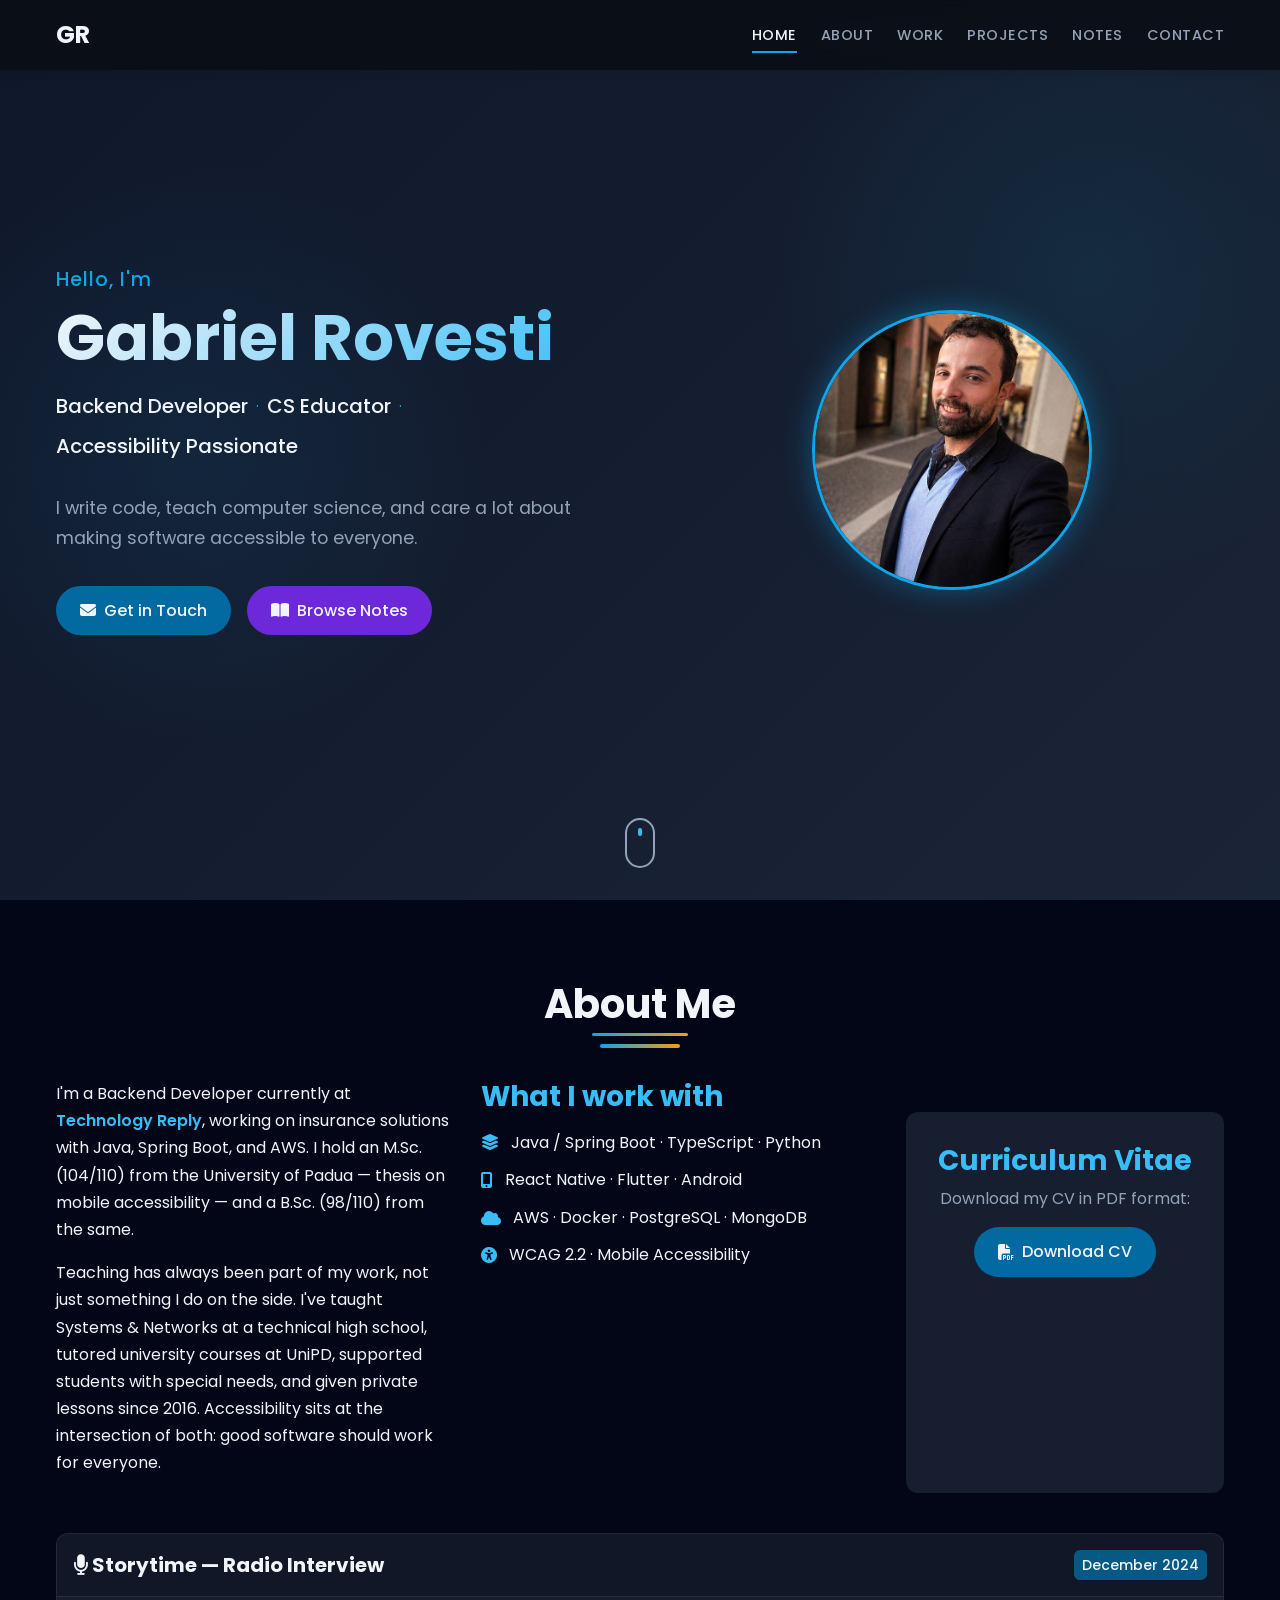
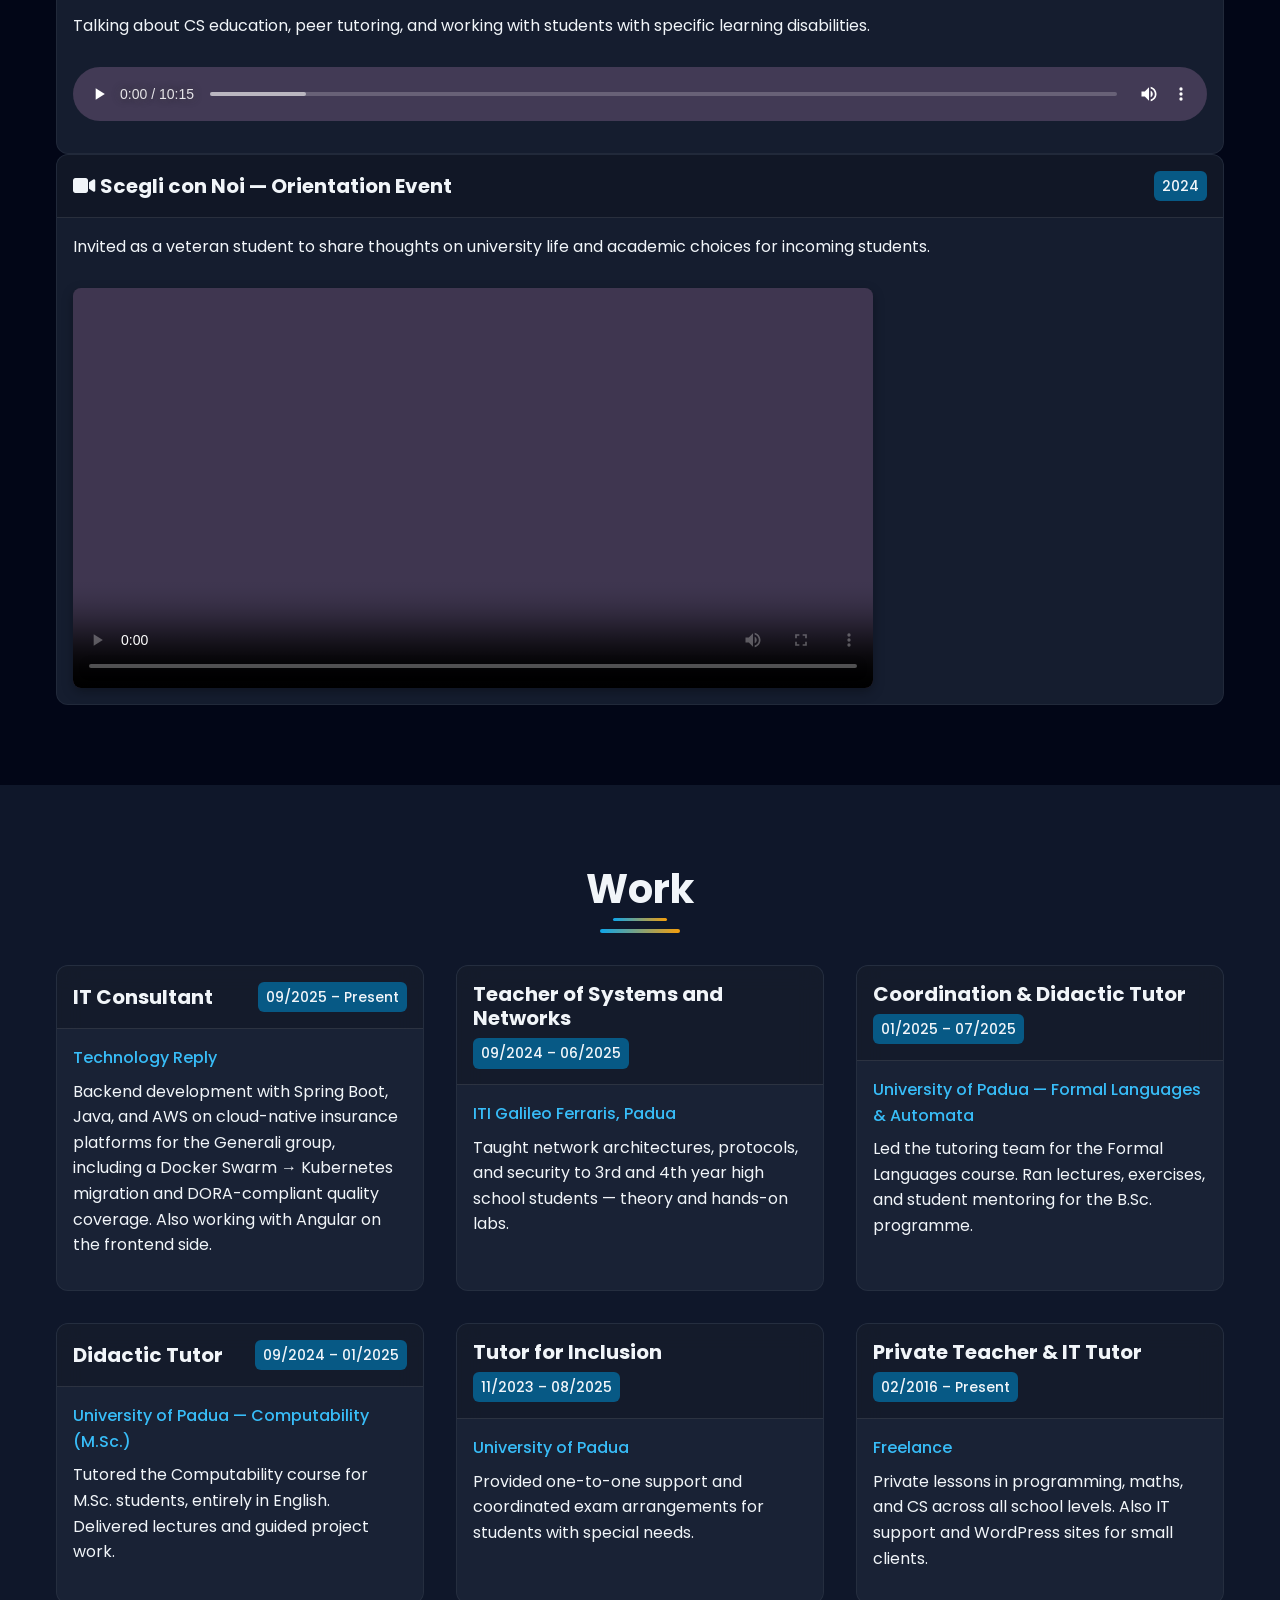
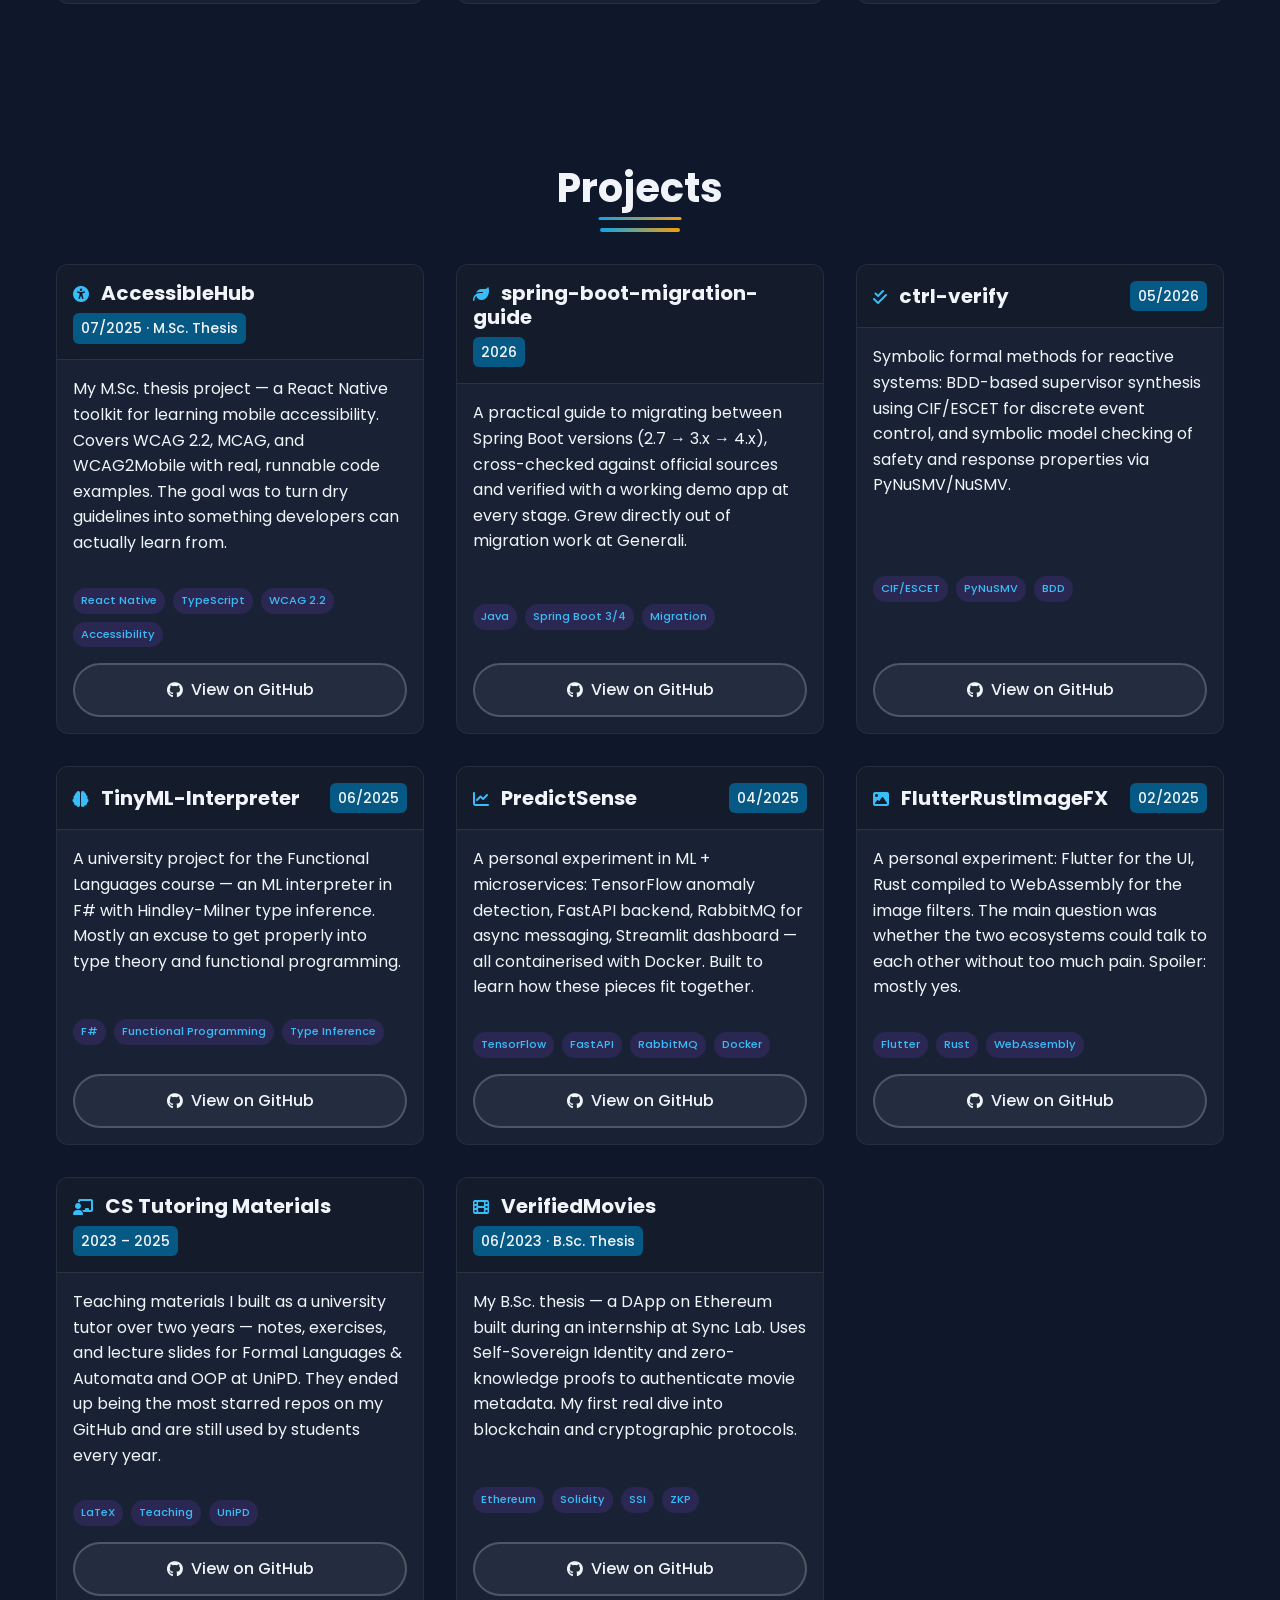
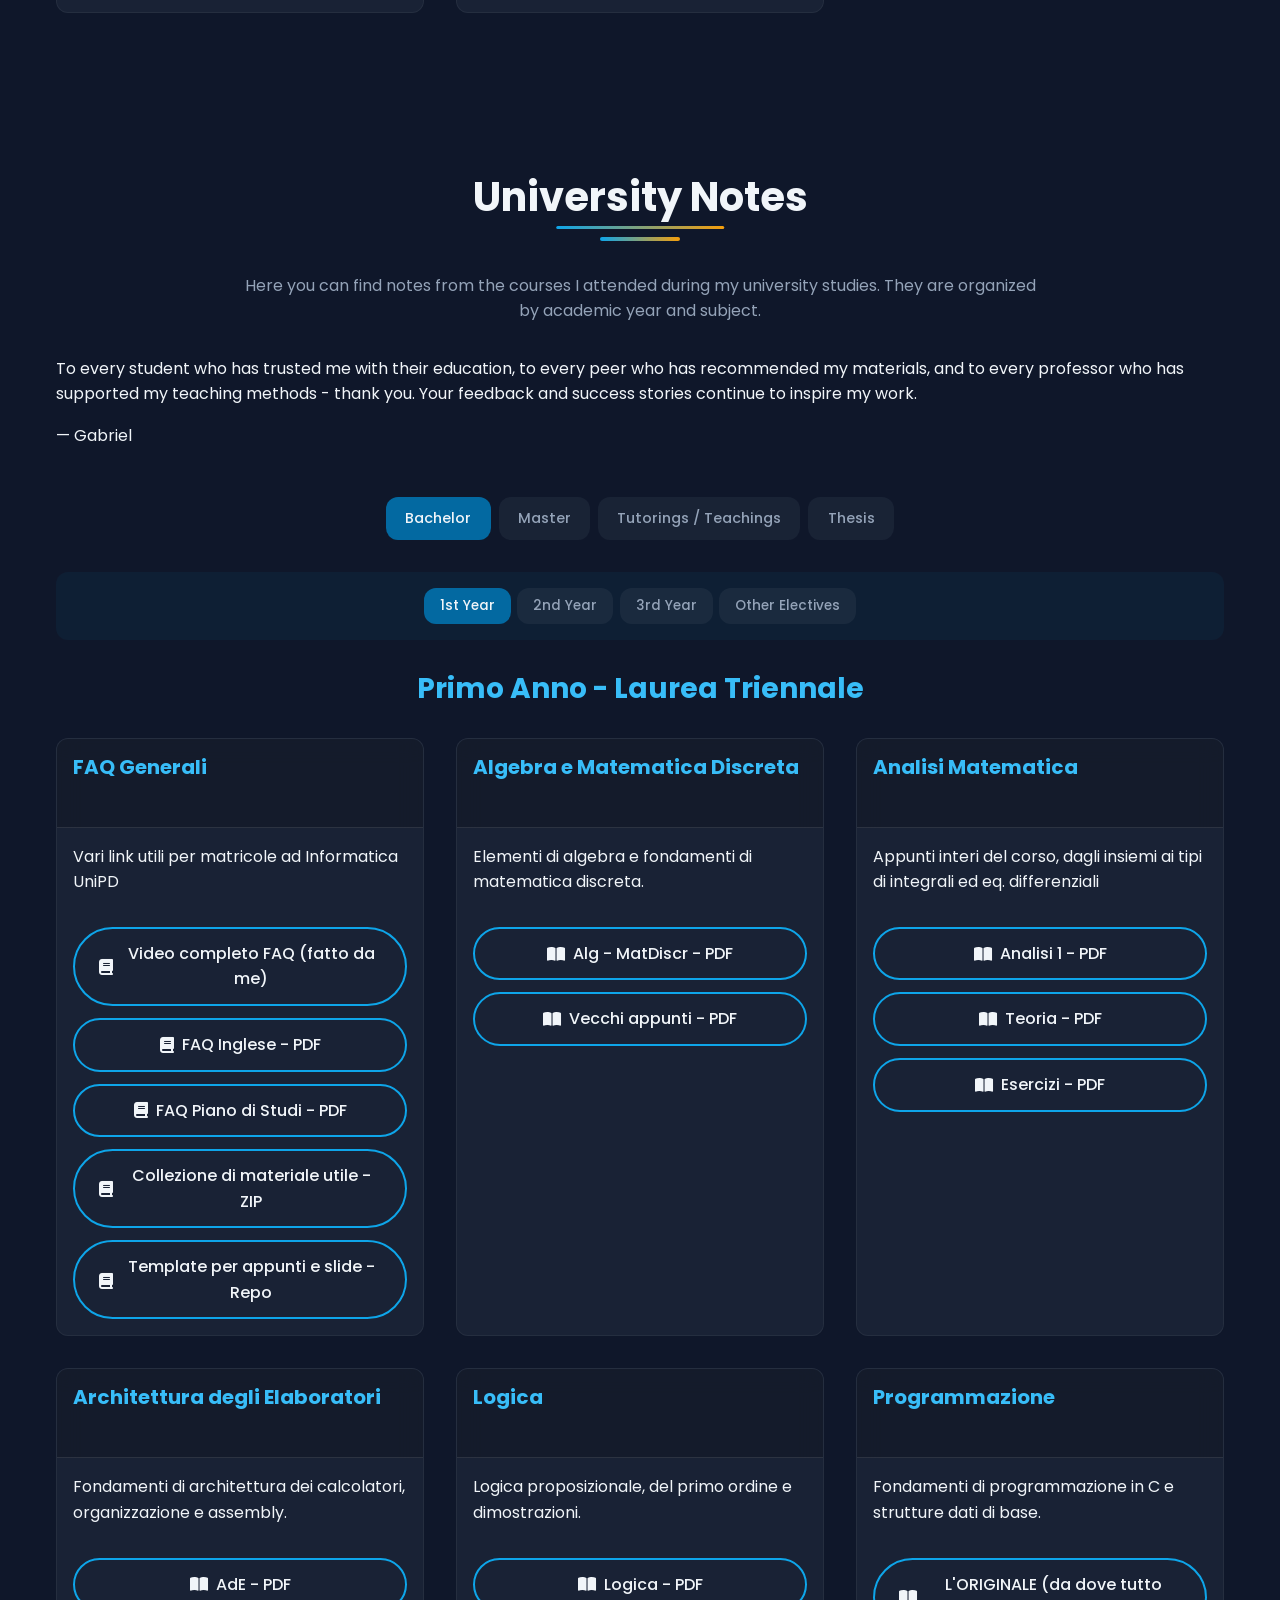
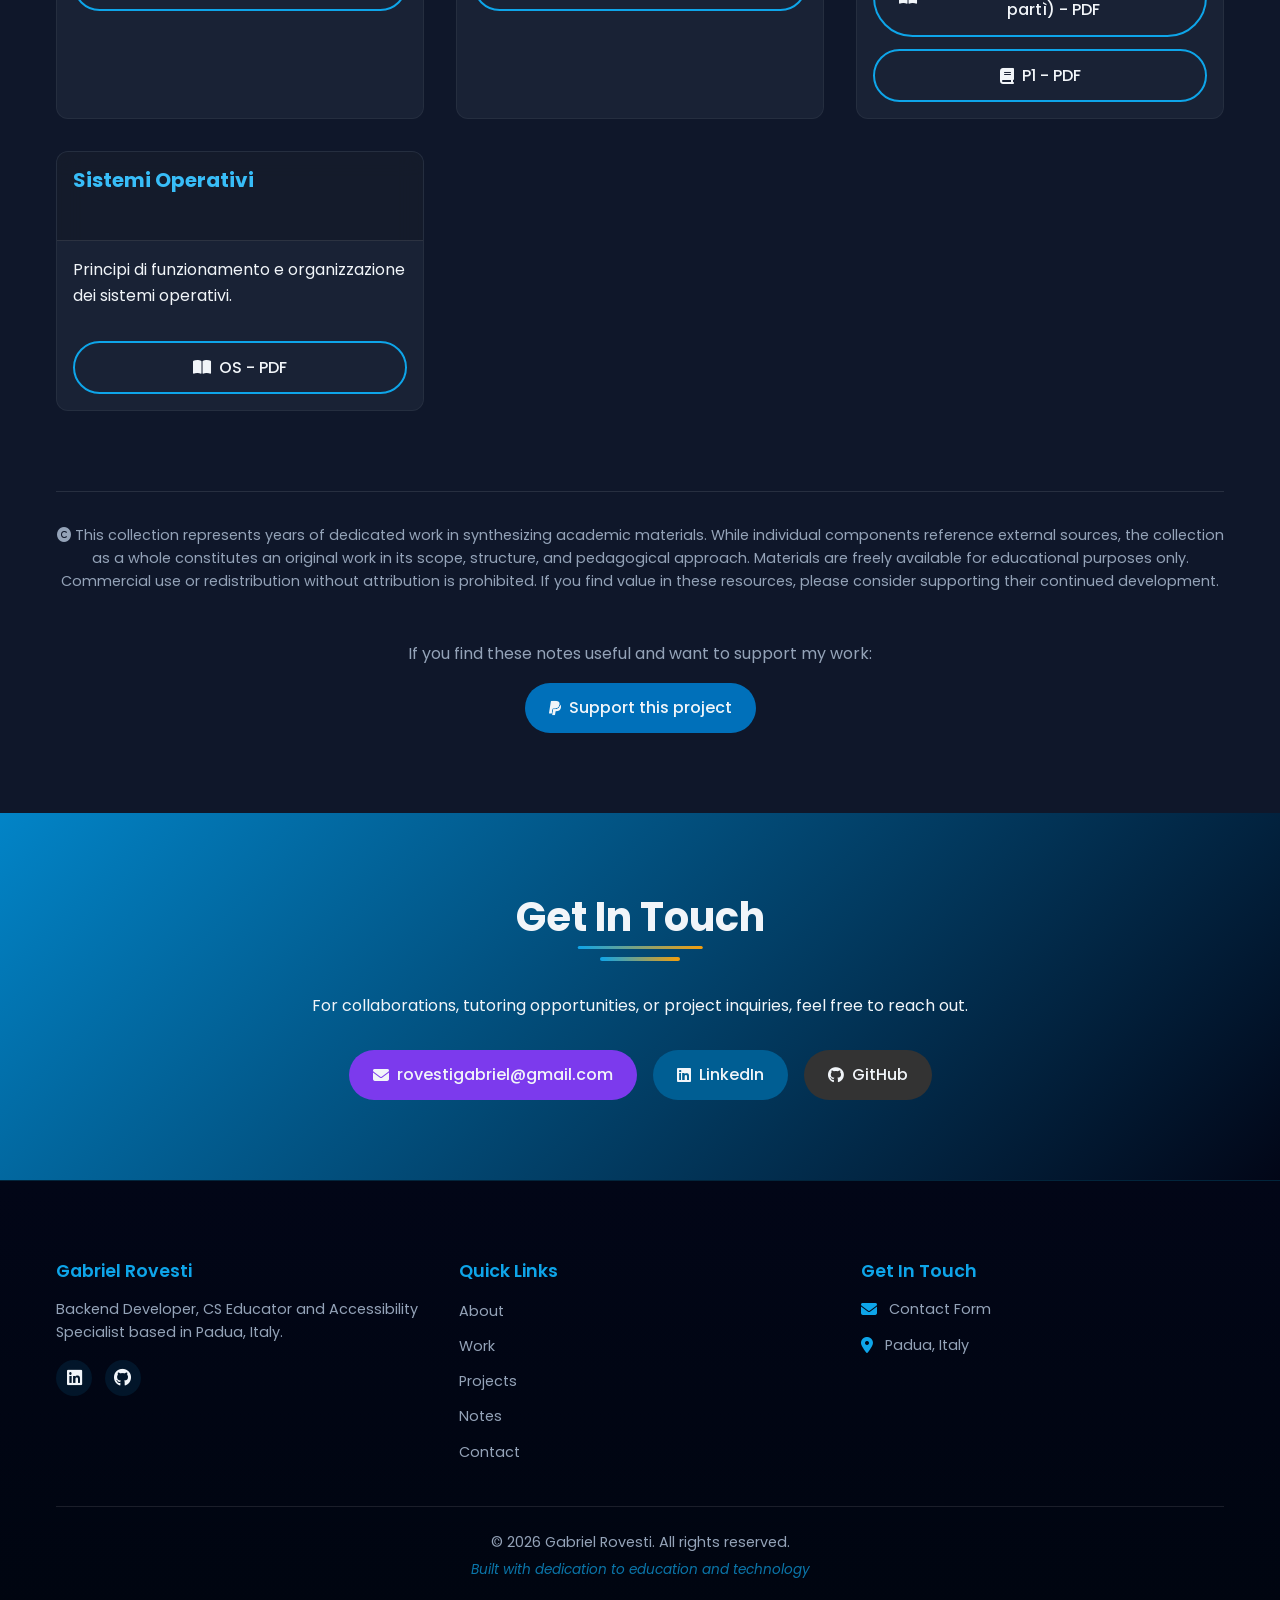
<file: index.html>
<!DOCTYPE html>
<html lang="en">
<head>
    <meta charset="UTF-8">
    <meta name="viewport" content="width=device-width, initial-scale=1.0">
    <title>Gabriel Rovesti - Portfolio</title>
    <meta name="description" content="Backend Developer, CS Educator and Accessibility Specialist based in Padua, Italy.">
    <meta name="color-scheme" content="dark">
    <meta name="darkreader-lock">

    <meta property="og:type" content="website">
    <meta property="og:url" content="https://gabrielrovesti.github.io/">
    <meta property="og:title" content="Gabriel Rovesti - Portfolio">
    <meta property="og:description" content="Backend Developer, CS Educator and Accessibility Specialist based in Padua, Italy.">
    <meta property="og:image" content="https://gabrielrovesti.github.io/img/gabriel.jpg">

    <meta property="twitter:card" content="summary_large_image">
    <meta property="twitter:url" content="https://gabrielrovesti.github.io/">
    <meta property="twitter:title" content="Gabriel Rovesti - Portfolio">
    <meta property="twitter:description" content="Backend Developer, CS Educator and Accessibility Specialist based in Padua, Italy.">
    <meta property="twitter:image" content="https://gabrielrovesti.github.io/img/gabriel.jpg">

    <link rel="stylesheet" href="./css/styles.css">
    <link rel="stylesheet" href="https://cdnjs.cloudflare.com/ajax/libs/font-awesome/6.5.1/css/all.min.css">
    <link rel="preconnect" href="https://fonts.googleapis.com">
    <link rel="preconnect" href="https://fonts.gstatic.com" crossorigin>
    <link href="https://fonts.googleapis.com/css2?family=Poppins:wght@300;400;500;600;700&display=swap" rel="stylesheet">
    <link rel="icon" type="image/png" href="./img/favicon.ico">
</head>
<body>

    <!-- Header/Navigation -->
    <header id="header">
        <div class="container">
            <a href="#" class="logo">GR</a>
            <nav>
                <ul class="nav-links">
                    <li><a href="#home" class="nav-link active">Home</a></li>
                    <li><a href="#about" class="nav-link">About</a></li>
                    <li><a href="#experience" class="nav-link">Work</a></li>
                    <li><a href="#projects" class="nav-link">Projects</a></li>
                    <li><a href="#notes" class="nav-link">Notes</a></li>
                    <li><a href="#contact" class="nav-link">Contact</a></li>
                </ul>
                <div class="hamburger">
                    <span class="bar"></span>
                    <span class="bar"></span>
                    <span class="bar"></span>
                </div>
            </nav>
        </div>
    </header>

    <!-- Hero Section -->
    <section id="home" class="hero">
        <div class="container">
            <div class="hero-content">
                <div class="hero-text">
                    <div class="hero-greeting">Hello, I'm</div>
                    <h1 class="hero-title">Gabriel Rovesti</h1>
                    <p class="hero-roles">
                        <span class="role-item">Backend Developer</span>
                        <span class="role-separator">·</span>
                        <span class="role-item">CS Educator</span>
                        <span class="role-separator">·</span>
                        <span class="role-item">Accessibility Passionate</span>
                    </p>
                    <p class="hero-description">
                        I write code, teach computer science, and care a lot about making software accessible to everyone.
                    </p>
                    <div class="hero-cta-group">
                        <a href="#contact" class="btn btn-primary">
                            <i class="fas fa-envelope"></i> Get in Touch
                        </a>
                        <a href="#notes" class="btn btn-accent">
                            <i class="fas fa-book-open"></i> Browse Notes
                        </a>
                    </div>
                </div>
                <div class="hero-image">
                    <img src="./img/gabriel.jpg" alt="Gabriel Rovesti" class="profile-img">
                </div>
            </div>
            <div class="scroll-indicator">
                <span class="mouse">
                    <span class="wheel"></span>
                </span>
            </div>
        </div>
    </section>

    <!-- About Section -->
    <section id="about" class="about section-padding">
        <div class="container">
            <div class="section-header">
                <h2 class="section-title">About Me</h2>
                <div class="underline"></div>
            </div>
            <div class="about-content">
                <div class="about-text">
                    <p>I'm a Backend Developer currently at <span class="highlight">Technology Reply</span>, working on insurance solutions with Java, Spring Boot, and AWS. I hold an M.Sc. (104/110) from the University of Padua — thesis on mobile accessibility — and a B.Sc. (98/110) from the same.</p>
                    <p>Teaching has always been part of my work, not just something I do on the side. I've taught Systems &amp; Networks at a technical high school, tutored university courses at UniPD, supported students with special needs, and given private lessons since 2016. Accessibility sits at the intersection of both: good software should work for everyone.</p>
                </div>
                <div class="about-focus">
                    <h3>What I work with</h3>
                    <ul class="focus-list">
                        <li><i class="fas fa-layer-group"></i> Java / Spring Boot · TypeScript · Python</li>
                        <li><i class="fas fa-mobile-alt"></i> React Native · Flutter · Android</li>
                        <li><i class="fas fa-cloud"></i> AWS · Docker · PostgreSQL · MongoDB</li>
                        <li><i class="fas fa-universal-access"></i> WCAG 2.2 · Mobile Accessibility</li>
                    </ul>
                </div>
                <div class="cv-download">
                    <h3>Curriculum Vitae</h3>
                    <p>Download my CV in PDF format:</p>
                    <a href="./docs/CV Gabriel Rovesti_English.pdf" class="btn btn-primary" target="_blank">
                        <i class="fas fa-file-pdf"></i> Download CV
                    </a>
                </div>
            </div>

            <!-- Interviews -->
            <div class="media-cards" style="margin-top: 2.5rem;">
                <div class="card media-card">
                    <div class="card-header">
                        <h3><i class="fas fa-microphone"></i> Storytime — Radio Interview</h3>
                        <span class="badge">December 2024</span>
                    </div>
                    <div class="card-body">
                        <p>Talking about CS education, peer tutoring, and working with students with specific learning disabilities.</p>
                        <audio controls class="custom-audio-player" style="width: 100%; margin-top: 0.75rem;">
                            <source src="./audio/interview.mp3" type="audio/mpeg">
                            Your browser does not support the audio element.
                        </audio>
                    </div>
                </div>

                <div class="card media-card">
                    <div class="card-header">
                        <h3><i class="fas fa-video"></i> Scegli con Noi — Orientation Event</h3>
                        <span class="badge">2024</span>
                    </div>
                    <div class="card-body">
                        <p>Invited as a veteran student to share thoughts on university life and academic choices for incoming students.</p>
                        <video controls class="custom-video-player" style="width: 100%; margin-top: 0.75rem; border-radius: 8px;">
                            <source src="./video/Scegli con Noi.mp4" type="video/mp4">
                            Your browser does not support the video element.
                        </video>
                    </div>
                </div>
            </div>
        </div>
    </section>

    <!-- Experience Section -->
    <section id="experience" class="experience section-padding">
        <div class="container">
            <div class="section-header">
                <h2 class="section-title">Work</h2>
                <div class="underline"></div>
            </div>
            <div class="experience-grid">

                <div class="card experience-card">
                    <div class="card-header">
                        <h3>IT Consultant</h3>
                        <span class="badge">09/2025 – Present</span>
                    </div>
                    <div class="card-body">
                        <span class="workplace">Technology Reply</span>
                        <p>Backend development with Spring Boot, Java, and AWS on cloud-native insurance platforms for the Generali group, including a Docker Swarm → Kubernetes migration and DORA-compliant quality coverage. Also working with Angular on the frontend side.</p>
                    </div>
                </div>

                <div class="card experience-card">
                    <div class="card-header">
                        <h3>Teacher of Systems and Networks</h3>
                        <span class="badge">09/2024 – 06/2025</span>
                    </div>
                    <div class="card-body">
                        <span class="workplace">ITI Galileo Ferraris, Padua</span>
                        <p>Taught network architectures, protocols, and security to 3rd and 4th year high school students — theory and hands-on labs.</p>
                    </div>
                </div>

                <div class="card experience-card">
                    <div class="card-header">
                        <h3>Coordination & Didactic Tutor</h3>
                        <span class="badge">01/2025 – 07/2025</span>
                    </div>
                    <div class="card-body">
                        <span class="workplace">University of Padua — Formal Languages & Automata</span>
                        <p>Led the tutoring team for the Formal Languages course. Ran lectures, exercises, and student mentoring for the B.Sc. programme.</p>
                    </div>
                </div>

                <div class="card experience-card">
                    <div class="card-header">
                        <h3>Didactic Tutor</h3>
                        <span class="badge">09/2024 – 01/2025</span>
                    </div>
                    <div class="card-body">
                        <span class="workplace">University of Padua — Computability (M.Sc.)</span>
                        <p>Tutored the Computability course for M.Sc. students, entirely in English. Delivered lectures and guided project work.</p>
                    </div>
                </div>

                <div class="card experience-card">
                    <div class="card-header">
                        <h3>Tutor for Inclusion</h3>
                        <span class="badge">11/2023 – 08/2025</span>
                    </div>
                    <div class="card-body">
                        <span class="workplace">University of Padua</span>
                        <p>Provided one-to-one support and coordinated exam arrangements for students with special needs.</p>
                    </div>
                </div>

                <div class="card experience-card">
                    <div class="card-header">
                        <h3>Private Teacher & IT Tutor</h3>
                        <span class="badge">02/2016 – Present</span>
                    </div>
                    <div class="card-body">
                        <span class="workplace">Freelance</span>
                        <p>Private lessons in programming, maths, and CS across all school levels. Also IT support and WordPress sites for small clients.</p>
                    </div>
                </div>

            </div>
        </div>
    </section>

    <!-- Projects Section -->
    <section id="projects" class="projects section-padding">
        <div class="container">
            <div class="section-header">
                <h2 class="section-title">Projects</h2>
                <div class="underline"></div>
            </div>

            <div class="projects-grid">

                <div class="card project-card">
                    <div class="card-header">
                        <h3><i class="fas fa-universal-access category-icon"></i> AccessibleHub</h3>
                        <span class="badge">07/2025 · M.Sc. Thesis</span>
                    </div>
                    <div class="card-body">
                        <p>My M.Sc. thesis project — a React Native toolkit for learning mobile accessibility. Covers WCAG 2.2, MCAG, and WCAG2Mobile with real, runnable code examples. The goal was to turn dry guidelines into something developers can actually learn from.</p>
                        <div class="tech-stack">
                            <span class="tech-badge">React Native</span>
                            <span class="tech-badge">TypeScript</span>
                            <span class="tech-badge">WCAG 2.2</span>
                            <span class="tech-badge">Accessibility</span>
                        </div>
                        <a href="https://github.com/gabrielrovesti/AccessibleHub" class="btn btn-outline" target="_blank">
                            <i class="fab fa-github"></i> View on GitHub
                        </a>
                    </div>
                </div>

                <div class="card project-card">
                    <div class="card-header">
                        <h3><i class="fas fa-leaf category-icon"></i> spring-boot-migration-guide</h3>
                        <span class="badge">2026</span>
                    </div>
                    <div class="card-body">
                        <p>A practical guide to migrating between Spring Boot versions (2.7 → 3.x → 4.x), cross-checked against official sources and verified with a working demo app at every stage. Grew directly out of migration work at Generali.</p>
                        <div class="tech-stack">
                            <span class="tech-badge">Java</span>
                            <span class="tech-badge">Spring Boot 3/4</span>
                            <span class="tech-badge">Migration</span>
                        </div>
                        <a href="https://github.com/gabrielrovesti/spring-boot-migration-guide" class="btn btn-outline" target="_blank">
                            <i class="fab fa-github"></i> View on GitHub
                        </a>
                    </div>
                </div>

                <div class="card project-card">
                    <div class="card-header">
                        <h3><i class="fas fa-check-double category-icon"></i> ctrl-verify</h3>
                        <span class="badge">05/2026</span>
                    </div>
                    <div class="card-body">
                        <p>Symbolic formal methods for reactive systems: BDD-based supervisor synthesis using CIF/ESCET for discrete event control, and symbolic model checking of safety and response properties via PyNuSMV/NuSMV.</p>
                        <div class="tech-stack">
                            <span class="tech-badge">CIF/ESCET</span>
                            <span class="tech-badge">PyNuSMV</span>
                            <span class="tech-badge">BDD</span>
                        </div>
                        <a href="https://github.com/gabrielrovesti/ctrl-verify" class="btn btn-outline" target="_blank">
                            <i class="fab fa-github"></i> View on GitHub
                        </a>
                    </div>
                </div>

                <div class="card project-card">
                    <div class="card-header">
                        <h3><i class="fas fa-brain category-icon"></i> TinyML-Interpreter</h3>
                        <span class="badge">06/2025</span>
                    </div>
                    <div class="card-body">
                        <p>A university project for the Functional Languages course — an ML interpreter in F# with Hindley-Milner type inference. Mostly an excuse to get properly into type theory and functional programming.</p>
                        <div class="tech-stack">
                            <span class="tech-badge">F#</span>
                            <span class="tech-badge">Functional Programming</span>
                            <span class="tech-badge">Type Inference</span>
                        </div>
                        <a href="https://github.com/gabrielrovesti/TinyML-Interpreter" class="btn btn-outline" target="_blank">
                            <i class="fab fa-github"></i> View on GitHub
                        </a>
                    </div>
                </div>

                <div class="card project-card">
                    <div class="card-header">
                        <h3><i class="fas fa-chart-line category-icon"></i> PredictSense</h3>
                        <span class="badge">04/2025</span>
                    </div>
                    <div class="card-body">
                        <p>A personal experiment in ML + microservices: TensorFlow anomaly detection, FastAPI backend, RabbitMQ for async messaging, Streamlit dashboard — all containerised with Docker. Built to learn how these pieces fit together.</p>
                        <div class="tech-stack">
                            <span class="tech-badge">TensorFlow</span>
                            <span class="tech-badge">FastAPI</span>
                            <span class="tech-badge">RabbitMQ</span>
                            <span class="tech-badge">Docker</span>
                        </div>
                        <a href="https://github.com/gabrielrovesti/PredictSense" class="btn btn-outline" target="_blank">
                            <i class="fab fa-github"></i> View on GitHub
                        </a>
                    </div>
                </div>

                <div class="card project-card">
                    <div class="card-header">
                        <h3><i class="fas fa-image category-icon"></i> FlutterRustImageFX</h3>
                        <span class="badge">02/2025</span>
                    </div>
                    <div class="card-body">
                        <p>A personal experiment: Flutter for the UI, Rust compiled to WebAssembly for the image filters. The main question was whether the two ecosystems could talk to each other without too much pain. Spoiler: mostly yes.</p>
                        <div class="tech-stack">
                            <span class="tech-badge">Flutter</span>
                            <span class="tech-badge">Rust</span>
                            <span class="tech-badge">WebAssembly</span>
                        </div>
                        <a href="https://github.com/gabrielrovesti/FlutterRustImageFX" class="btn btn-outline" target="_blank">
                            <i class="fab fa-github"></i> View on GitHub
                        </a>
                    </div>
                </div>

                <div class="card project-card">
                    <div class="card-header">
                        <h3><i class="fas fa-chalkboard-teacher category-icon"></i> CS Tutoring Materials</h3>
                        <span class="badge">2023 – 2025</span>
                    </div>
                    <div class="card-body">
                        <p>Teaching materials I built as a university tutor over two years — notes, exercises, and lecture slides for Formal Languages &amp; Automata and OOP at UniPD. They ended up being the most starred repos on my GitHub and are still used by students every year.</p>
                        <div class="tech-stack">
                            <span class="tech-badge">LaTeX</span>
                            <span class="tech-badge">Teaching</span>
                            <span class="tech-badge">UniPD</span>
                        </div>
                        <a href="https://github.com/gabrielrovesti/Tutorato-Automi-e-Linguaggi-Formali-2023-2024" class="btn btn-outline" target="_blank">
                            <i class="fab fa-github"></i> View on GitHub
                        </a>
                    </div>
                </div>

                <div class="card project-card">
                    <div class="card-header">
                        <h3><i class="fas fa-film category-icon"></i> VerifiedMovies</h3>
                        <span class="badge">06/2023 · B.Sc. Thesis</span>
                    </div>
                    <div class="card-body">
                        <p>My B.Sc. thesis — a DApp on Ethereum built during an internship at Sync Lab. Uses Self-Sovereign Identity and zero-knowledge proofs to authenticate movie metadata. My first real dive into blockchain and cryptographic protocols.</p>
                        <div class="tech-stack">
                            <span class="tech-badge">Ethereum</span>
                            <span class="tech-badge">Solidity</span>
                            <span class="tech-badge">SSI</span>
                            <span class="tech-badge">ZKP</span>
                        </div>
                        <a href="https://github.com/gabrielrovesti/VerifiedMovies" class="btn btn-outline" target="_blank">
                            <i class="fab fa-github"></i> View on GitHub
                        </a>
                    </div>
                </div>

            </div>
        </div>
    </section>

    <!-- Notes Section -->
    <section id="notes" class="notes section-padding">
        <div class="container">
            <div class="section-header">
                <h2 class="section-title">University Notes</h2>
                <div class="underline"></div>
            </div>

            <div class="notes-content">
                <p class="notes-intro">
                    Here you can find notes from the courses I attended during my university studies.
                    They are organized by academic year and subject.
                </p>

                <div class="testimonial-message" style="margin-bottom: 3rem;">
                    <p>To every student who has trusted me with their education, to every peer who has recommended my materials, and to every professor who has supported my teaching methods - <span class="testimonial-highlight">thank you</span>. Your feedback and success stories continue to inspire my work.</p>
                    <div class="testimonial-author-signature">— Gabriel</div>
                </div>

                <!-- Main category tabs -->
                <div class="notes-tabs">
                    <button class="tab-btn main-tab active" data-category="bachelor">Bachelor</button>
                    <button class="tab-btn main-tab" data-category="master">Master</button>
                    <button class="tab-btn main-tab" data-category="tutorings">Tutorings / Teachings</button>
                    <button class="tab-btn main-tab" data-category="thesis">Thesis</button>
                </div>

                <!-- Sub-tabs for Bachelor -->
                <div class="notes-subtabs" id="bachelor-subtabs">
                    <button class="tab-btn sub-tab active" data-target="triennale-1">1st Year</button>
                    <button class="tab-btn sub-tab" data-target="triennale-2">2nd Year</button>
                    <button class="tab-btn sub-tab" data-target="triennale-3">3rd Year</button>
                    <button class="tab-btn sub-tab" data-target="triennale-others">Other Electives</button>
                </div>

                <!-- Sub-tabs for Master -->
                <div class="notes-subtabs hidden" id="master-subtabs">
                    <button class="tab-btn sub-tab" data-target="magistrale-mandatory">Mandatory</button>
                    <button class="tab-btn sub-tab" data-target="magistrale-major">Major</button>
                    <button class="tab-btn sub-tab" data-target="magistrale-minor">Minor</button>
                    <button class="tab-btn sub-tab" data-target="magistrale-free">Free Choice</button>
                    <button class="tab-btn sub-tab" data-target="magistrale-others">Other Electives</button>
                </div>

                <div class="tab-content">
                    <!-- 1° Anno Triennale -->
                    <div id="triennale-1" class="tab-pane active">
                        <h3>Primo Anno - Laurea Triennale</h3>
                        <div class="courses-grid">

                            <div class="card course-card">
                                <div class="card-header">
                                    <h3>FAQ Generali</h3>
                                </div>
                                <div class="card-body">
                                    <p>Vari link utili per matricole ad Informatica UniPD</p>
                                    <div class="course-actions">
                                        <a href="https://www.youtube.com/watch?v=VXxeH2xRufE" class="btn btn-outline" target="_blank">
                                            <i class="fas fa-book"></i> Video completo FAQ (fatto da me)
                                        </a>
                                        <a href="./notes/triennale/FAQ/FAQ TAL ed Inglese.pdf" class="btn btn-outline" target="_blank">
                                            <i class="fas fa-book"></i> FAQ Inglese - PDF
                                        </a>
                                        <a href="./notes/triennale/FAQ/FAQ Piano di Studi.pdf" class="btn btn-outline" target="_blank">
                                            <i class="fas fa-book"></i> FAQ Piano di Studi - PDF
                                        </a>
                                        <a href="https://drive.google.com/file/d/1s9EsgtyFRyyxR5V7t0zhcijVBw-Q2lhX/view?usp=sharing" class="btn btn-outline" target="_blank">
                                            <i class="fas fa-book"></i> Collezione di materiale utile - ZIP
                                        </a>
                                        <a href="https://github.com/gabrielrovesti/UniPD-Swiss-Knife-Notes-Slides" class="btn btn-outline" target="_blank">
                                            <i class="fas fa-book"></i> Template per appunti e slide - Repo
                                        </a>
                                    </div>
                                </div>
                            </div>

                            <div class="card course-card">
                                <div class="card-header">
                                    <h3>Algebra e Matematica Discreta</h3>
                                </div>
                                <div class="card-body">
                                    <p>Elementi di algebra e fondamenti di matematica discreta.</p>
                                    <div class="course-actions">
                                        <a href="./notes/triennale/1/Algebra e Matematica Discreta/Algebra e matematica discreta semplici (per davvero).pdf" class="btn btn-outline" target="_blank">
                                            <i class="fas fa-book-open"></i> Alg - MatDiscr - PDF
                                        </a>
                                        <a href="./notes/triennale/1/Algebra e Matematica Discreta/Appunti di algebra e matematica discreta.pdf" class="btn btn-outline" target="_blank">
                                            <i class="fas fa-book-open"></i> Vecchi appunti - PDF
                                        </a>
                                    </div>
                                </div>
                            </div>

                            <div class="card course-card">
                                <div class="card-header">
                                    <h3>Analisi Matematica</h3>
                                </div>
                                <div class="card-body">
                                    <p>Appunti interi del corso, dagli insiemi ai tipi di integrali ed eq. differenziali</p>
                                    <div class="course-actions">
                                        <a href="./notes/triennale/1/Analisi/Elementi di Analisi 1.pdf" class="btn btn-outline" target="_blank">
                                            <i class="fas fa-book-open"></i> Analisi 1 - PDF
                                        </a>
                                        <a href="./notes/triennale/1/Analisi/Analisi 1 - Teoria.pdf" class="btn btn-outline" target="_blank">
                                            <i class="fas fa-book-open"></i> Teoria - PDF
                                        </a>
                                        <a href="./notes/triennale/1/Analisi/Guida Pratica - Analisi 1.pdf" class="btn btn-outline" target="_blank">
                                            <i class="fas fa-book-open"></i> Esercizi - PDF
                                        </a>
                                    </div>
                                </div>
                            </div>

                            <div class="card course-card">
                                <div class="card-header">
                                    <h3>Architettura degli Elaboratori</h3>
                                </div>
                                <div class="card-body">
                                    <p>Fondamenti di architettura dei calcolatori, organizzazione e assembly.</p>
                                    <div class="course-actions">
                                        <a href="./notes/triennale/1/Architettura degli Elaboratori/AdE semplice (per davvero).pdf" class="btn btn-outline" target="_blank">
                                            <i class="fas fa-book-open"></i> AdE - PDF
                                        </a>
                                    </div>
                                </div>
                            </div>

                            <div class="card course-card">
                                <div class="card-header">
                                    <h3>Logica</h3>
                                </div>
                                <div class="card-body">
                                    <p>Logica proposizionale, del primo ordine e dimostrazioni.</p>
                                    <div class="course-actions">
                                        <a href="./notes/triennale/1/Logica/Logica semplice (per davvero).pdf" class="btn btn-outline" target="_blank">
                                            <i class="fas fa-book-open"></i> Logica - PDF
                                        </a>
                                    </div>
                                </div>
                            </div>

                            <div class="card course-card">
                                <div class="card-header">
                                    <h3>Programmazione</h3>
                                </div>
                                <div class="card-body">
                                    <p>Fondamenti di programmazione in C e strutture dati di base.</p>
                                    <div class="course-actions">
                                        <a href="./notes/triennale/1/Programmazione/Programmazione semplice (per davvero).pdf" class="btn btn-outline" target="_blank">
                                            <i class="fas fa-book-open"></i> L'ORIGINALE (da dove tutto partì) - PDF
                                        </a>
                                        <a href="./notes/triennale/1/Programmazione/Elementi di Programmazione 1.pdf" class="btn btn-outline" target="_blank">
                                            <i class="fas fa-book"></i> P1 - PDF
                                        </a>
                                    </div>
                                </div>
                            </div>

                            <div class="card course-card">
                                <div class="card-header">
                                    <h3>Sistemi Operativi</h3>
                                </div>
                                <div class="card-body">
                                    <p>Principi di funzionamento e organizzazione dei sistemi operativi.</p>
                                    <div class="course-actions">
                                        <a href="./notes/triennale/1/Sistemi Operativi/Sistemi operativi semplici (per davvero).pdf" class="btn btn-outline" target="_blank">
                                            <i class="fas fa-book-open"></i> OS - PDF
                                        </a>
                                    </div>
                                </div>
                            </div>
                        </div>
                    </div>

                    <!-- 2° Anno Triennale -->
                    <div id="triennale-2" class="tab-pane">
                        <h3>Secondo Anno - Laurea Triennale</h3>
                        <div class="courses-grid">
                            <div class="card course-card">
                                <div class="card-header">
                                    <h3>Algoritmi e Strutture Dati</h3>
                                </div>
                                <div class="card-body">
                                    <p>Algoritmi fondamentali e strutture dati avanzate.</p>
                                    <div class="course-actions">
                                        <a href="./notes/triennale/2/Algoritmi e Strutture Dati/Algoritmi semplici (per davvero).pdf" class="btn btn-outline" target="_blank">
                                            <i class="fas fa-book-open"></i> ASD - PDF
                                        </a>
                                    </div>
                                </div>
                            </div>

                            <div class="card course-card">
                                <div class="card-header">
                                    <h3>Automi e Linguaggi Formali</h3>
                                </div>
                                <div class="card-body">
                                    <p>Teoria degli automi, linguaggi formali e computabilità.</p>
                                    <div class="course-actions">
                                        <a href="./notes/triennale/2/Automi e Linguaggi Formali/Automi semplici (per davvero).pdf" class="btn btn-outline" target="_blank">
                                            <i class="fas fa-book-open"></i> ALF - PDF
                                        </a>
                                    </div>
                                </div>
                            </div>

                            <div class="card course-card">
                                <div class="card-header">
                                    <h3>Basi di Dati</h3>
                                </div>
                                <div class="card-body">
                                    <p>Progettazione e implementazione di database relazionali.</p>
                                    <div class="course-actions">
                                        <a href="./notes/triennale/2/Basi di Dati/Basi di dati semplici (per davvero).pdf" class="btn btn-outline" target="_blank">
                                            <i class="fas fa-book-open"></i> DB - PDF
                                        </a>
                                        <a href="https://github.com/gabrielrovesti/Fog-Festival" class="btn btn-outline" target="_blank">
                                            <i class="fas fa-book-open"></i> Progetto - Repo
                                        </a>
                                    </div>
                                </div>
                            </div>

                            <div class="card course-card">
                                <div class="card-header">
                                    <h3>Calcolo Numerico</h3>
                                </div>
                                <div class="card-body">
                                    <p>Elementi di analisi numerica, dall'algebra lineare, metodi di interpolazione e tanto altro.</p>
                                    <div class="course-actions">
                                        <a href="./notes/triennale/2/Calcolo Numerico/Elementi di calcolo numerico.pdf" class="btn btn-outline" target="_blank">
                                            <i class="fas fa-book-open"></i> Teoria - PDF
                                        </a>
                                        <a href="./notes/triennale/2/Calcolo Numerico/Calcolo_Completo.pdf" class="btn btn-outline" target="_blank">
                                            <i class="fas fa-book-open"></i> Esame - PDF
                                        </a>
                                        <a href="./notes/triennale/2/Calcolo Numerico/Laboratorio semplice (per davvero).pdf" class="btn btn-outline" target="_blank">
                                            <i class="fas fa-book-open"></i> Lab (MATLAB) - PDF
                                        </a>
                                        <a href="https://github.com/gabrielrovesti/numerical-analysis-unipd-projects" class="btn btn-outline" target="_blank">
                                            <i class="fas fa-book-open"></i> Project - PDF
                                        </a>
                                    </div>
                                </div>
                            </div>

                            <div class="card course-card">
                                <div class="card-header">
                                    <h3>Probabilità e Statistica</h3>
                                </div>
                                <div class="card-body">
                                    <p>Fondamenti di probabilità e metodi statistici.</p>
                                    <div class="course-actions">
                                        <a href="./notes/triennale/2/Probabilità e Statistica/Probabilità e statistica semplice (per davvero).pdf" class="btn btn-outline" target="_blank">
                                            <i class="fas fa-book-open"></i> ProbStat - PDF
                                        </a>
                                        <a href="./notes/triennale/2/Probabilità e Statistica/Probabilità e statistica semplice (per davvero).pdf" class="btn btn-outline" target="_blank">
                                            <i class="fas fa-book-open"></i> Esercizi risolti - PDF
                                        </a>
                                        <a href="./notes/triennale/2/Probabilità e Statistica/Probabilità - Formulario totale.pdf" class="btn btn-outline" target="_blank">
                                            <i class="fas fa-book-open"></i> Formulario - PDF
                                        </a>
                                    </div>
                                </div>
                            </div>

                            <div class="card course-card">
                                <div class="card-header">
                                    <h3>Programmazione ad Oggetti</h3>
                                </div>
                                <div class="card-body">
                                    <p>Paradigma object-oriented e programmazione in C++.</p>
                                    <div class="course-actions">
                                        <a href="./notes/triennale/2/Programmazione ad Oggetti/Programmazione ad oggetti semplice (per davvero).pdf" class="btn btn-outline" target="_blank">
                                            <i class="fas fa-book-open"></i> PaO - PDF
                                        </a>
                                        <a href="./notes/triennale/2/Programmazione ad Oggetti/Appunti superpolimorfi.pdf" class="btn btn-outline" target="_blank">
                                            <i class="fas fa-book-open"></i> Quick summary - PDF
                                        </a>
                                        <a href="https://github.com/gabrielrovesti/Qt-Charts_CR" class="btn btn-outline" target="_blank">
                                            <i class="fas fa-book-open"></i> Progetto - Repo
                                        </a>
                                    </div>
                                </div>
                            </div>

                            <div class="card course-card">
                                <div class="card-header">
                                    <h3>Reti di Calcolatori</h3>
                                </div>
                                <div class="card-body">
                                    <p>Protocolli di rete, architetture e programmazione di rete.</p>
                                    <div class="course-actions">
                                        <a href="./notes/triennale/2/Reti di Calcolatori/Reti semplici (per davvero).pdf" class="btn btn-outline" target="_blank">
                                            <i class="fas fa-book-open"></i> Reti - PDF
                                        </a>
                                    </div>
                                </div>
                            </div>
                        </div>
                    </div>

                    <!-- 3° Anno Triennale -->
                    <div id="triennale-3" class="tab-pane">
                        <h3>Terzo Anno - Laurea Triennale</h3>
                        <div class="courses-grid">
                            <div class="card course-card">
                                <div class="card-header">
                                    <h3>Ingegneria del Software</h3>
                                </div>
                                <div class="card-body">
                                    <p>Metodologie di sviluppo, progettazione e gestione del software.</p>
                                    <div class="course-actions">
                                        <a href="./notes/triennale/3/Ingegneria del Software/Ingegneria del software semplice (per davvero).pdf" class="btn btn-outline" target="_blank">
                                            <i class="fas fa-book-open"></i> SWE - PDF
                                        </a>
                                        <a href="./notes/triennale/3/Ingegneria del Software/FAQ Progetti e tipi di lezioni.pdf" class="btn btn-outline" target="_blank">
                                            <i class="fas fa-book-open"></i> FAQ Progetti - PDF
                                        </a>
                                        <a href="./notes/triennale/3/Ingegneria del Software/FAQ Stage e Tesi.pdf" class="btn btn-outline" target="_blank">
                                            <i class="fas fa-book-open"></i> FAQ Stage e Tesi - PDF
                                        </a>
                                        <a href="https://drive.google.com/file/d/1Hldb27BhCEpKzW1jDorkp3f3DEa7R8IP/view?usp=drive_link" class="btn btn-outline" target="_blank">
                                            <i class="fas fa-book-open"></i> Cartella completa Stage + Tesi by me - ZIP
                                        </a>
                                        <a href="https://sweg-software-engineering-group.github.io/" class="btn btn-outline" target="_blank">
                                            <i class="fas fa-book-open"></i> Progetto - Sito con tutto
                                        </a>
                                    </div>
                                </div>
                            </div>

                            <div class="card course-card">
                                <div class="card-header">
                                    <h3>Ricerca Operativa</h3>
                                </div>
                                <div class="card-body">
                                    <p>Modelli e metodi per l'ottimizzazione e il supporto alle decisioni.</p>
                                    <div class="course-actions">
                                        <a href="./notes/triennale/3/Ricerca Operativa/Ricerca operativa semplice (per davvero).pdf" class="btn btn-outline" target="_blank">
                                            <i class="fas fa-book-open"></i> RO - PDF
                                        </a>
                                        <a href="./notes/triennale/3/Ricerca Operativa/Sintesi di tutti i passaggi.pdf" class="btn btn-outline" target="_blank">
                                            <i class="fas fa-book-open"></i> Formulario - PDF
                                        </a>
                                        <a href="https://drive.google.com/file/d/1cWom3GTuAD4xKTjd-mZDHl3f5UsaMGB/view?usp=sharing" class="btn btn-outline" target="_blank">
                                            <i class="fas fa-book-open"></i> Categorie di esercizio risolte da me - ZIP
                                        </a>
                                    </div>
                                </div>
                            </div>

                            <div class="card course-card">
                                <div class="card-header">
                                    <h3>Tecnologie Web</h3>
                                </div>
                                <div class="card-body">
                                    <p>Progettazione e sviluppo di applicazioni web e accessibilità.</p>
                                    <div class="course-actions">
                                        <a href="./notes/triennale/3/Tecnologie Web/Tecnologie web semplici (per davvero).pdf" class="btn btn-outline" target="_blank">
                                            <i class="fas fa-book-open"></i> TecWeb - PDF
                                        </a>
                                        <a href="./notes/triennale/3/Tecnologie Web/Raccolta domande Tecweb.pdf" class="btn btn-outline" target="_blank">
                                            <i class="fas fa-book-open"></i> Raccolta domande - PDF
                                        </a>
                                        <a href="./notes/triennale/3/Tecnologie Web/Collegamento Tecweb Interni-Esterni.pdf" class="btn btn-outline" target="_blank">
                                            <i class="fas fa-book-open"></i> Info tunneling - PDF
                                        </a>
                                        <a href="https://github.com/gabrielrovesti/Pop-Tech" class="btn btn-outline" target="_blank">
                                            <i class="fas fa-book-open"></i> Progetto - Repo
                                        </a>
                                    </div>
                                </div>
                            </div>
                        </div>
                    </div>

                    <!-- Magistrale - Mandatory -->
                    <div id="magistrale-mandatory" class="tab-pane">
                        <h3>Master's Degree - Mandatory Courses</h3>
                        <div class="courses-grid">
                            <div class="card course-card">
                                <div class="card-header">
                                    <h3>General FAQs</h3>
                                </div>
                                <div class="card-body">
                                    <p>Info about ALL of the course in Computer Science.</p>
                                    <div class="course-actions">
                                        <a href="./docs/My study plan.jpg" class="btn btn-outline" target="_blank">
                                            <i class="fas fa-book-open"></i> My study plan - Image
                                        </a>
                                        <a href="https://www.youtube.com/watch?v=qCPPXMa_P74" class="btn btn-outline" target="_blank">
                                            <i class="fas fa-book-open"></i> Complete video on Computer Science - Made by me
                                        </a>
                                        <a href="https://drive.google.com/file/d/145WB5M40-pq3MpLeRhVXkJX1cOoSRxHE/view?usp=sharing" class="btn btn-outline" target="_blank">
                                            <i class="fas fa-book-open"></i> A complete folder with useful files (made by me) - ZIP
                                        </a>
                                        <a href="https://github.com/gabrielrovesti/UniPD-Swiss-Knife-Notes-Slides" class="btn btn-outline" target="_blank">
                                            <i class="fas fa-book"></i> Notes and slides templates - Repo
                                        </a>
                                        <a href="./notes/magistrale/Mandatory/FAQs/FAQ Computer Science.pdf" class="btn btn-outline" target="_blank">
                                            <i class="fas fa-book-open"></i> General FAQ - PDF
                                        </a>
                                        <a href="./notes/magistrale/Mandatory/FAQs/FAQ TAL B2 Speaking.pdf" class="btn btn-outline" target="_blank">
                                            <i class="fas fa-book-open"></i> English FAQ - PDF
                                        </a>
                                        <a href="https://drive.google.com/file/d/1sce3UvmaljZjfroSC5FGnDW9eBAAr0Xk/view?usp=sharing" class="btn btn-outline" target="_blank">
                                            <i class="fas fa-book-open"></i> Master Thesis FAQ - ZIP
                                        </a>
                                    </div>
                                </div>
                            </div>

                            <div class="card course-card">
                                <div class="card-header">
                                    <h3>Advanced Algorithms</h3>
                                </div>
                                <div class="card-body">
                                    <p>Advanced algorithms and optimization techniques.</p>
                                    <div class="course-actions">
                                        <a href="./notes/magistrale/Mandatory/Advanced Algorithms/Advanced Algorithms Simple (for real).pdf" class="btn btn-outline" target="_blank">
                                            <i class="fas fa-book-open"></i> AdvAlgo - PDF
                                        </a>
                                        <a href="./notes/magistrale/Mandatory/Advanced Algorithms/AdvAlgo Quick Exam Summary.pdf" class="btn btn-outline" target="_blank">
                                            <i class="fas fa-book-open"></i> Exam summary - PDF
                                        </a>
                                        <a href="./notes/magistrale/Mandatory/Advanced Algorithms/Advanced Algorithms Theory Swiss Knife.pdf" class="btn btn-outline" target="_blank">
                                            <i class="fas fa-book-open"></i> Theory - PDF
                                        </a>
                                        <a href="./notes/magistrale/Mandatory/Advanced Algorithms/Advanced Algorithms Exercises Swiss Knife.pdf" class="btn btn-outline" target="_blank">
                                            <i class="fas fa-book-open"></i> Exercises - PDF
                                        </a>
                                    </div>
                                </div>
                            </div>

                            <div class="card course-card">
                                <div class="card-header">
                                    <h3>Computability</h3>
                                </div>
                                <div class="card-body">
                                    <p>Theory of computability and limits of computation.</p>
                                    <div class="course-actions">
                                        <a href="./notes/magistrale/Mandatory/Computability/Computability simple (for real).pdf" class="btn btn-outline" target="_blank">
                                            <i class="fas fa-book-open"></i> Computability - PDF
                                        </a>
                                        <a href="./notes/magistrale/Mandatory/Computability/Computability Exercises Swiss Army Knife.pdf" class="btn btn-outline" target="_blank">
                                            <i class="fas fa-book-open"></i> Swiss Knife - PDF
                                        </a>
                                    </div>
                                </div>
                            </div>

                            <div class="card course-card">
                                <div class="card-header">
                                    <h3>Economics and Management of Innovation</h3>
                                </div>
                                <div class="card-body">
                                    <p>Economic and managerial aspects of technological innovation.</p>
                                    <div class="course-actions">
                                        <a href="./notes/magistrale/Mandatory/Economics and Management of Innovation/Economics and Management of Innovation Simple (for real).pdf" class="btn btn-outline" target="_blank">
                                            <i class="fas fa-book-open"></i> EMI - PDF
                                        </a>
                                        <a href="./notes/magistrale/Mandatory/Economics and Management of Innovation/Q&A Economics 23-24.pdf" class="btn btn-outline" target="_blank">
                                            <i class="fas fa-book-open"></i> Q&A - PDF
                                        </a>
                                        <a href="./notes/magistrale/Mandatory/Economics and Management of Innovation/Final Presentation Economics.pdf" class="btn btn-outline" target="_blank">
                                            <i class="fas fa-book-open"></i> Exam presentation - PDF
                                        </a>
                                    </div>
                                </div>
                            </div>
                        </div>
                    </div>

                    <!-- Magistrale - Major -->
                    <div id="magistrale-major" class="tab-pane">
                        <h3>Master's Degree - Major Courses</h3>
                        <div class="courses-grid">

                            <div class="card course-card">
                                <div class="card-header">
                                    <h3>Advanced Topics in Computer and Network Security</h3>
                                </div>
                                <div class="card-body">
                                    <p>Seminars about different topics of computer science and topics.</p>
                                    <div class="course-actions">
                                        <a href="./notes/magistrale/Major/Advanced Topics in Computer and Network Security/ATCNS Notes.pdf" class="btn btn-outline" target="_blank">
                                            <i class="fas fa-book"></i> ATCNS - PDF
                                        </a>
                                        <a href="https://github.com/gabrielrovesti/PLA-Bluetooth-Environment" class="btn btn-outline" target="_blank">
                                            <i class="fas fa-book"></i> Project - Repo
                                        </a>
                                    </div>
                                </div>
                            </div>

                            <div class="card course-card">
                                <div class="card-header">
                                    <h3>Artificial Intelligence</h3>
                                </div>
                                <div class="card-body">
                                    <p>Fundamental techniques of some of the main approaches, within Artificial Intelligence, for solving difficult problems.</p>
                                    <div class="course-actions">
                                        <a href="./notes/magistrale/Major/Artificial Intelligence/Artificial Intelligence.pdf" class="btn btn-outline" target="_blank">
                                            <i class="fas fa-book"></i> AI - PDF
                                        </a>
                                    </div>
                                </div>
                            </div>

                            <div class="card course-card">
                                <div class="card-header">
                                    <h3>Formal Methods for Cyberphysical Systems</h3>
                                </div>
                                <div class="card-body">
                                    <p>Introduction to the principles of design, specification, modeling, and analysis of cyber-physical systems.</p>
                                    <div class="course-actions">
                                        <a href="./notes/magistrale/Major/Formal Methods for Cyberphysical Systems/FM4CPS Notes.pdf" class="btn btn-outline" target="_blank">
                                            <i class="fas fa-book"></i> Notes - PDF
                                        </a>
                                        <a href="./notes/magistrale/Major/Formal Methods for Cyberphysical Systems/Complete Exercise Solutions.pdf" class="btn btn-outline" target="_blank">
                                            <i class="fas fa-book"></i> Exercises solutions - PDF
                                        </a>
                                    </div>
                                </div>
                            </div>

                            <div class="card course-card">
                                <div class="card-header">
                                    <h3>Functional Languages</h3>
                                </div>
                                <div class="card-body">
                                    <p>Rigorous mathematical foundation for understanding programming language semantics, with a focus on functional languages.</p>
                                    <div class="course-actions">
                                        <a href="./notes/magistrale/Major/Functional Languages/Functional Programming - Notes.pdf" class="btn btn-outline" target="_blank">
                                            <i class="fas fa-book-open"></i> FL - PDF
                                        </a>
                                    </div>
                                </div>
                            </div>

                            <div class="card course-card">
                                <div class="card-header">
                                    <h3>Languages for Concurrency and Distribution</h3>
                                </div>
                                <div class="card-body">
                                    <p>Go, Erlang and Clojure + many formal principles of reactive systems.</p>
                                    <div class="course-actions">
                                        <a href="./notes/magistrale/Major/Languages for Concurrency and Distribution/Languages for Concurrency and Distribution Simple (for real).pdf" class="btn btn-outline" target="_blank">
                                            <i class="fas fa-book-open"></i> Notes - PDF
                                        </a>
                                        <a href="./notes/magistrale/Major/Languages for Concurrency and Distribution/Languages for Concurrency and Distribution - ITA.pdf" class="btn btn-outline" target="_blank">
                                            <i class="fas fa-book"></i> Esercizi (ITA) - PDF
                                        </a>
                                    </div>
                                </div>
                            </div>

                            <div class="card course-card">
                                <div class="card-header">
                                    <h3>Machine Learning</h3>
                                </div>
                                <div class="card-body">
                                    <p>Development and study of statistical algorithms that can learn from data and perform tasks without explicit instructions.</p>
                                    <div class="course-actions">
                                        <a href="./notes/magistrale/Major/Machine Learning/Machine Learning.pdf" class="btn btn-outline" target="_blank">
                                            <i class="fas fa-book-open"></i> ML - PDF
                                        </a>
                                    </div>
                                </div>
                            </div>

                            <div class="card course-card">
                                <div class="card-header">
                                    <h3>Mobile Programming and Multimedia</h3>
                                </div>
                                <div class="card-body">
                                    <p>Development of mobile applications and multimedia content management.</p>
                                    <div class="course-actions">
                                        <a href="./notes/magistrale/Major/Mobile Programming and Multimedia/Mobile Programming and Multimedia Simple (for real).pdf" class="btn btn-outline" target="_blank">
                                            <i class="fas fa-book-open"></i> MPM - PDF
                                        </a>
                                        <a href="./notes/magistrale/Major/Mobile Programming and Multimedia/MIDI Standard.pdf" class="btn btn-outline" target="_blank">
                                            <i class="fas fa-book-open"></i> Exam presentation - PDF
                                        </a>
                                    </div>
                                </div>
                            </div>

                            <div class="card course-card">
                                <div class="card-header">
                                    <h3>Natural Language Processing</h3>
                                </div>
                                <div class="card-body">
                                    <p>ML, text processing, text generation and parsing.</p>
                                    <div class="course-actions">
                                        <a href="./notes/magistrale/Major/Natural Language Processing/Natural Language Processing.pdf" class="btn btn-outline" target="_blank">
                                            <i class="fas fa-book-open"></i> Notes (ITA) - PDF
                                        </a>
                                    </div>
                                </div>
                            </div>

                            <div class="card course-card">
                                <div class="card-header">
                                    <h3>Runtimes for Concurrency and Distribution</h3>
                                </div>
                                <div class="card-body">
                                    <p>Exploring the requirements placed on such runtimes, and their typical operation, considering paradigms of language-level concurrency and distribution.</p>
                                    <div class="course-actions">
                                        <a href="./notes/magistrale/Major/Runtimes for Concurrency and Distribution/Runtimes for Concurrency and Distribution.pdf" class="btn btn-outline" target="_blank">
                                            <i class="fas fa-book-open"></i> RCD - PDF
                                        </a>
                                    </div>
                                </div>
                            </div>

                            <div class="card course-card">
                                <div class="card-header">
                                    <h3>Selected Topics in Algorithms</h3>
                                </div>
                                <div class="card-body">
                                    <p>A research-oriented, project-based course on algorithms.</p>
                                    <div class="course-actions">
                                        <a href="./notes/magistrale/Major/Selected Topics in Algorithms/Selected Topics in Algorithms Simple (for real).pdf" class="btn btn-outline" target="_blank">
                                            <i class="fas fa-book-open"></i> STA - PDF
                                        </a>
                                    </div>
                                </div>
                            </div>

                            <div class="card course-card">
                                <div class="card-header">
                                    <h3>Software Verification</h3>
                                </div>
                                <div class="card-body">
                                    <p>Fundamentals of software verification, structured around program semantics, abstract interpretation, dataflow analysis, and verification tools.</p>
                                    <div class="course-actions">
                                        <a href="./notes/magistrale/Major/Software Verification/Software Verification.pdf" class="btn btn-outline" target="_blank">
                                            <i class="fas fa-book-open"></i> SwVer - PDF
                                        </a>
                                    </div>
                                </div>
                            </div>

                            <div class="card course-card">
                                <div class="card-header">
                                    <h3>Web Information Management</h3>
                                </div>
                                <div class="card-body">
                                    <p>Information management and retrieval on the Web.</p>
                                    <div class="course-actions">
                                        <a href="./notes/magistrale/Major/Web Information Management/Web Information Management Simple (for real).pdf" class="btn btn-outline" target="_blank">
                                            <i class="fas fa-book-open"></i> WIM - PDF
                                        </a>
                                        <a href="./notes/magistrale/Major/Web Information Management/Q&A and Websites 23-24.pdf" class="btn btn-outline" target="_blank">
                                            <i class="fas fa-book-open"></i> Q&A - PDF
                                        </a>
                                        <a href="https://github.com/gabrielrovesti/WIM-Project" class="btn btn-outline" target="_blank">
                                            <i class="fas fa-book-open"></i> Project - Repo
                                        </a>
                                    </div>
                                </div>
                            </div>

                            <div class="card course-card">
                                <div class="card-header">
                                    <h3>Wireless Networks for Mobile Applications</h3>
                                </div>
                                <div class="card-body">
                                    <p>Wireless networks and applications for mobile devices.</p>
                                    <div class="course-actions">
                                        <a href="./notes/magistrale/Major/Wireless Networks for Mobile Applications/WNMA Simple (for real).pdf" class="btn btn-outline" target="_blank">
                                            <i class="fas fa-book-open"></i> WNMA - PDF
                                        </a>
                                        <a href="./notes/magistrale/Major/Wireless Networks for Mobile Applications/WNMA FAQ Projects.pdf" class="btn btn-outline" target="_blank">
                                            <i class="fas fa-book-open"></i> Q&A Projects - PDF
                                        </a>
                                        <a href="https://github.com/gabrielrovesti/WNMA-UAV-Route-Planning-Survey" class="btn btn-outline" target="_blank">
                                            <i class="fas fa-book-open"></i> Project - Repo
                                        </a>
                                    </div>
                                </div>
                            </div>
                        </div>
                    </div>

                    <!-- Magistrale - Minor -->
                    <div id="magistrale-minor" class="tab-pane">
                        <h3>Master's Degree - Minor Courses</h3>
                        <div class="courses-grid">
                            <div class="card course-card">
                                <div class="card-header">
                                    <h3>IT Service Management</h3>
                                </div>
                                <div class="card-body">
                                    <p>IT service management according to best practices and industry standards.</p>
                                    <div class="course-actions">
                                        <a href="./notes/magistrale/Minor/IT Service Management/IT Service Management Simple (for real).pdf" class="btn btn-outline" target="_blank">
                                            <i class="fas fa-book-open"></i> ITSM - PDF
                                        </a>
                                        <a href="https://github.com/gabrielrovesti/ITSM-Decommissioning-Project" class="btn btn-outline" target="_blank">
                                            <i class="fas fa-book-open"></i> Project - Repo
                                        </a>
                                    </div>
                                </div>
                            </div>

                            <div class="card course-card">
                                <div class="card-header">
                                    <h3>Mobile Security</h3>
                                </div>
                                <div class="card-body">
                                    <p>Security for mobile devices and applications.</p>
                                    <div class="course-actions">
                                        <a href="./notes/magistrale/Minor/Mobile Security/Mobile Security Simple (for real).pdf" class="btn btn-outline" target="_blank">
                                            <i class="fas fa-book-open"></i> MobileSec - PDF
                                        </a>
                                    </div>
                                </div>
                            </div>

                            <div class="card course-card">
                                <div class="card-header">
                                    <h3>Real Time Systems and Kernels</h3>
                                </div>
                                <div class="card-body">
                                    <p>Realize the existence and the needs of software systems whose response time is critical to their use and consequently to their design.</p>
                                    <div class="course-actions">
                                        <a href="./notes/magistrale/Minor/Real Time Systems and Kernels/Real Time Systems and Kernels.pdf" class="btn btn-outline" target="_blank">
                                            <i class="fas fa-book-open"></i> RTS - PDF
                                        </a>
                                    </div>
                                </div>
                            </div>

                            <div class="card course-card">
                                <div class="card-header">
                                    <h3>Process Mining</h3>
                                </div>
                                <div class="card-body">
                                    <p>Analyzing business processes by leveraging data from event logs to discover, validate, and improve workflows.</p>
                                    <div class="course-actions">
                                        <a href="./notes/magistrale/Minor/Process Mining/Process Mining - Comprehensive Course Notes.pdf" class="btn btn-outline" target="_blank">
                                            <i class="fas fa-book-open"></i> Summary - PDF
                                        </a>
                                        <a href="./notes/magistrale/Minor/Process Mining/Process Mining.pdf" class="btn btn-outline" target="_blank">
                                            <i class="fas fa-book-open"></i> Complete notes - PDF
                                        </a>
                                    </div>
                                </div>
                            </div>

                            <div class="card course-card">
                                <div class="card-header">
                                    <h3>Start-up in ICT</h3>
                                </div>
                                <div class="card-body">
                                    <p>Entrepreneurship and start-up creation in the ICT sector.</p>
                                    <div class="course-actions">
                                        <a href="./notes/magistrale/Minor/Start-up in ICT/Start-up in ICT Simple (for real).pdf" class="btn btn-outline" target="_blank">
                                            <i class="fas fa-book-open"></i> Startup - PDF
                                        </a>
                                        <a href="https://github.com/gabrielrovesti/DocHub" class="btn btn-outline" target="_blank">
                                            <i class="fas fa-book-open"></i> Project - Repo
                                        </a>
                                    </div>
                                </div>
                            </div>
                        </div>
                    </div>

                    <!-- Magistrale - Free Choice -->
                    <div id="magistrale-free" class="tab-pane">
                        <h3>Master's Degree - Free Choice Courses</h3>
                        <div class="courses-grid">
                            <div class="card course-card">
                                <div class="card-header">
                                    <h3>Law and Data</h3>
                                </div>
                                <div class="card-body">
                                    <p>Legal aspects of data management and IT privacy.</p>
                                    <div class="course-actions">
                                        <a href="./notes/magistrale/Free choice/Law and Data/Law and Data Simple (for real).pdf" class="btn btn-outline" target="_blank">
                                            <i class="fas fa-book-open"></i> L&D - PDF
                                        </a>
                                    </div>
                                </div>
                            </div>

                            <div class="card course-card">
                                <div class="card-header">
                                    <h3>Security and Risk - Management and Certifications</h3>
                                </div>
                                <div class="card-body">
                                    <p>IT risk management and security certifications.</p>
                                    <div class="course-actions">
                                        <a href="./notes/magistrale/Free choice/Security and Risk - Management and Certifications/Security and Risk Simple (for real).pdf" class="btn btn-outline" target="_blank">
                                            <i class="fas fa-book-open"></i> SecRisk - PDF
                                        </a>
                                        <a href="https://github.com/gabrielrovesti/Security-and-Risk-Report" class="btn btn-outline" target="_blank">
                                            <i class="fas fa-book-open"></i> Project - Repo
                                        </a>
                                    </div>
                                </div>
                            </div>
                        </div>
                    </div>

                    <!-- Opzionali e Libera Scelta -->
                    <div id="opzionali" class="tab-pane">
                        <h3>Opzionali - Triennale e Magistrale</h3>
                        <div class="courses-grid">
                            <div class="card course-card">
                                <div class="card-header">
                                    <h3>Cybersecurity</h3>
                                </div>
                                <div class="card-body">
                                    <p>Varie tipologie di attacchi informatici, varie CTF e risoluzioni</p>
                                    <div class="course-actions">
                                        <a href="./notes/triennale/Opzionali e Libera Scelta/Cybersecurity/Cybersecurity semplice (per davvero).pdf" class="btn btn-outline" target="_blank">
                                            <i class="fas fa-book-open"></i> Cyber - PDF
                                        </a>
                                    </div>
                                </div>
                            </div>

                            <div class="card course-card">
                                <div class="card-header">
                                    <h3>Diritto, Informatica e Società</h3>
                                </div>
                                <div class="card-body">
                                    <p>Aspetti legali dell'informatica e impatto sociale, etico e sociale</p>
                                    <div class="course-actions">
                                        <a href="./notes/triennale/Opzionali e Libera Scelta/Diritto, Informatica e Società/Diritto informatico semplice (per davvero).pdf" class="btn btn-outline" target="_blank">
                                            <i class="fas fa-book-open"></i> Diritto - PDF
                                        </a>
                                    </div>
                                </div>
                            </div>

                            <div class="card course-card">
                                <div class="card-header">
                                    <h3>Game Theory</h3>
                                </div>
                                <div class="card-body">
                                    <p>Learn and master basic and advanced theoretical concepts of game theory and to know how to solve general multi-objective multi-agent problems with game theory techniques.</p>
                                    <div class="course-actions">
                                        <a href="./notes/magistrale/Other elective/Game Theory/Game Theory.pdf" class="btn btn-outline" target="_blank">
                                            <i class="fas fa-book-open"></i> GT - PDF
                                        </a>
                                    </div>
                                </div>
                            </div>

                            <div class="card course-card">
                                <div class="card-header">
                                    <h3>Introduzione all'apprendimento automatico</h3>
                                </div>
                                <div class="card-body">
                                    <p>Fondamenti di machine learning e applicazioni.</p>
                                    <div class="course-actions">
                                        <a href="./notes/triennale/Opzionali e Libera Scelta/Introduzione all'apprendimento automatico/IML semplice (per davvero).pdf" class="btn btn-outline" target="_blank">
                                            <i class="fas fa-book-open"></i> IML - PDF
                                        </a>
                                    </div>
                                </div>
                            </div>

                            <div class="card course-card">
                                <div class="card-header">
                                    <h3>Mathematical Models and Numerical Methods for Big Data</h3>
                                </div>
                                <div class="card-body">
                                    <p>Mathematical and computational foundations of state-of-the-art numerical algorithms that arise in the analysis of big data and machine learning applications.</p>
                                    <div class="course-actions">
                                        <a href="./notes/magistrale/Other elective/Mathematical Models and Numerical Methods for Big Data/MMNBD - Full Notes.pdf" class="btn btn-outline" target="_blank">
                                            <i class="fas fa-book-open"></i> MMNBD1 - PDF
                                        </a>
                                        <a href="./notes/magistrale/Other elective/Mathematical Models and Numerical Methods for Big Data/Complementary Notes.pdf" class="btn btn-outline" target="_blank">
                                            <i class="fas fa-book-open"></i> MMNBD2 - PDF
                                        </a>
                                    </div>
                                </div>
                            </div>

                            <div class="card course-card">
                                <div class="card-header">
                                    <h3>Metodi e tecnologie per lo sviluppo software</h3>
                                </div>
                                <div class="card-body">
                                    <p>Tecniche e strumenti avanzati per lo sviluppo software.</p>
                                    <div class="course-actions">
                                        <a href="./notes/triennale/Opzionali e Libera Scelta/Metodi e tecnologie per lo sviluppo software/MTSS semplice (per davvero).pdf" class="btn btn-outline" target="_blank">
                                            <i class="fas fa-book-open"></i> MTSS - PDF
                                        </a>
                                        <a href="https://github.com/gabrielrovesti/First-Assignment" class="btn btn-outline" target="_blank">
                                            <i class="fas fa-book-open"></i> Assignment 1 - Repo
                                        </a>
                                        <a href="https://github.com/gabrielrovesti/Second-Assignment" class="btn btn-outline" target="_blank">
                                            <i class="fas fa-book-open"></i> Assignment 2 - Repo
                                        </a>
                                    </div>
                                </div>
                            </div>

                            <div class="card course-card">
                                <div class="card-header">
                                    <h3>Methods and Models for Combinatorial Optimization</h3>
                                </div>
                                <div class="card-body">
                                    <p>Methods and mathematical models for combinatorial optimization.</p>
                                    <div class="course-actions">
                                        <a href="./notes/magistrale/Other elective/Methods and Models for Combinatorial Optimization/MeMoCO Simple (for real).pdf" class="btn btn-outline" target="_blank">
                                            <i class="fas fa-book-open"></i> MeMoCO - PDF
                                        </a>
                                        <a href="./notes/magistrale/Other elective/Methods and Models for Combinatorial Optimization/Windows Cplex Compilation instructions.pdf" class="btn btn-outline" target="_blank">
                                            <i class="fas fa-book-open"></i> Windows DOCplex - PDF
                                        </a>
                                        <a href="https://github.com/gabrielrovesti/MeMoCO-Assignments" class="btn btn-outline" target="_blank">
                                            <i class="fas fa-book-open"></i> Project - Repo
                                        </a>
                                    </div>
                                </div>
                            </div>

                            <div class="card course-card">
                                <div class="card-header">
                                    <h3>Paradigmi di Programmazione</h3>
                                </div>
                                <div class="card-body">
                                    <p>Elementi di programmazione asincrona in Java.</p>
                                    <div class="course-actions">
                                        <a href="./notes/triennale/Opzionali e Libera Scelta/Paradigmi di Programmazione/Paradigmi semplici (per davvero).pdf" class="btn btn-outline" target="_blank">
                                            <i class="fas fa-book-open"></i> PDP - PDF
                                        </a>
                                        <a href="https://github.com/gabrielrovesti/FigureSkatingScorer" class="btn btn-outline" target="_blank">
                                            <i class="fas fa-book-open"></i> Progettino per esame - PDF
                                        </a>
                                    </div>
                                </div>
                            </div>

                            <div class="card course-card">
                                <div class="card-header">
                                    <h3>Structural Bioinformatics</h3>
                                </div>
                                <div class="card-body">
                                    <p>A field that uses computational methods to analyze, predict, and interpret the structure of biological molecules like proteins, DNA, and RNA.</p>
                                    <div class="course-actions">
                                        <a href="./notes/magistrale/Other elective/Structural Bioinformatics/Structural Bioinformatics Simple (for real).pdf" class="btn btn-outline" target="_blank">
                                            <i class="fas fa-book-open"></i> StructBio - PDF
                                        </a>
                                    </div>
                                </div>
                            </div>
                        </div>
                    </div>

                    <!-- Altri Triennale -->
                    <div id="triennale-others" class="tab-pane">
                        <h3>Altri Corsi - Laurea Triennale</h3>
                        <div class="courses-grid">
                            <div class="card course-card">
                                <div class="card-header">
                                    <h3>Elementi di Marketing e Comunicazione</h3>
                                </div>
                                <div class="card-body">
                                    <p>Marketing, tipologie e psicologia dei consumatori</p>
                                    <div class="course-actions">
                                        <a href="./notes/triennale/Altri/Elementi di Marketing e Comunicazione (Psicologia)/Elementi di Marketing e Comunicazione.pdf" class="btn btn-outline" target="_blank">
                                            <i class="fas fa-book-open"></i> EMC - PDF
                                        </a>
                                    </div>
                                </div>
                            </div>

                            <div class="card course-card">
                                <div class="card-header">
                                    <h3>Intelligenza Artificiale (Psicologia)</h3>
                                </div>
                                <div class="card-body">
                                    <p>Appunti di intelligenza artificiale per corso di Psicologia.</p>
                                    <div class="course-actions">
                                        <a href="./notes/triennale/Altri/Intelligenza Artificiale (Psicologia)/Intelligenza artificiale.pdf" class="btn btn-outline" target="_blank">
                                            <i class="fas fa-book-open"></i> AI - PDF
                                        </a>
                                    </div>
                                </div>
                            </div>

                            <div class="card course-card">
                                <div class="card-header">
                                    <h3>Storia della Tecnologia dell'Informazione</h3>
                                </div>
                                <div class="card-body">
                                    <p>Appunti di storia dell'informatica e sue evoluzioni.</p>
                                    <div class="course-actions">
                                        <a href="./notes/triennale/Altri/Storia della Tecnologia dell'Informazione/Storia della Tecnologia dell'Informazione.pdf" class="btn btn-outline" target="_blank">
                                            <i class="fas fa-book-open"></i> STI - PDF
                                        </a>
                                    </div>
                                </div>
                            </div>
                        </div>
                    </div>

                    <!-- Altri Magistrale -->
                    <div id="magistrale-others" class="tab-pane">
                        <h3>Altri Corsi - Laurea Magistrale</h3>
                        <div class="courses-grid">
                            <div class="card course-card">
                                <div class="card-header">
                                    <h3>Cognition and Computation</h3>
                                </div>
                                <div class="card-body">
                                    <p>Knowledge of the main computational approaches used to model cognitive functions, from artificial neural networks to probabilistic models.</p>
                                    <div class="course-actions">
                                        <a href="./notes/magistrale/Others/Cognition and Computation/Cognition and Computation.pdf" class="btn btn-outline" target="_blank">
                                            <i class="fas fa-book-open"></i> Cog&Comp - PDF
                                        </a>
                                    </div>
                                </div>
                            </div>

                            <div class="card course-card">
                                <div class="card-header">
                                    <h3>Computer Engineering for Music and Multimedia</h3>
                                </div>
                                <div class="card-body">
                                    <p>Facilitating the inclusion of people with disabilities (interaction for learning and well-being, acoustic analysis for safety and security in the workplace) and the dialogue among cultures and populations.</p>
                                    <div class="course-actions">
                                        <a href="./notes/magistrale/Others/Computer Engineering for Music and Multimedia/Computer Engineering for Music and Multimedia.pdf" class="btn btn-outline" target="_blank">
                                            <i class="fas fa-book-open"></i> CEMM - PDF
                                        </a>
                                    </div>
                                </div>
                            </div>

                            <div class="card course-card">
                                <div class="card-header">
                                    <h3>Ethical Hacking</h3>
                                </div>
                                <div class="card-body">
                                    <p>Security principles and penetration-testing methodologies.</p>
                                    <div class="course-actions">
                                        <a href="./notes/magistrale/Others/Ethical Hacking/Ethical Hacking.pdf" class="btn btn-outline" target="_blank">
                                            <i class="fas fa-book-open"></i> EthHack - PDF
                                        </a>
                                    </div>
                                </div>
                            </div>

                            <div class="card course-card">
                                <div class="card-header">
                                    <h3>Human Computer Interaction</h3>
                                </div>
                                <div class="card-body">
                                    <p>Theories, research methods, and innovative techniques for studying, designing, and evaluating interaction between people and technology.</p>
                                    <div class="course-actions">
                                        <a href="./notes/magistrale/Others/Human Computer Interaction/Human-Computer Interaction - Comprehensive Course Notes.pdf" class="btn btn-outline" target="_blank">
                                            <i class="fas fa-book"></i> HCI - PDF
                                        </a>
                                    </div>
                                </div>
                            </div>

                            <div class="card course-card">
                                <div class="card-header">
                                    <h3>Knowledge Representation and Learning</h3>
                                </div>
                                <div class="card-body">
                                    <p>A course about general techniques about knowledge, learning and reasoning, in different fields.</p>
                                    <div class="course-actions">
                                        <a href="./notes/magistrale/Others/Knowledge Representation and Learning/Knowledge Representation and Learning.pdf" class="btn btn-outline" target="_blank">
                                            <i class="fas fa-book-open"></i> KRL - PDF
                                        </a>
                                    </div>
                                </div>
                            </div>

                            <div class="card course-card">
                                <div class="card-header">
                                    <h3>Privacy-Preserving Information Access</h3>
                                </div>
                                <div class="card-body">
                                    <p>Techniques for accessing information without compromising user privacy.</p>
                                    <div class="course-actions">
                                        <a href="./notes/magistrale/Others/Privacy Preserving Information Access/Privacy Preserving Information Access.pdf" class="btn btn-outline" target="_blank">
                                            <i class="fas fa-book-open"></i> PPIA - PDF
                                        </a>
                                    </div>
                                </div>
                            </div>
                        </div>
                    </div>

                    <!-- Tutorati / Insegnamenti -->
                    <div id="tutorati" class="tab-pane">
                        <h3>Tutorati &amp; Insegnamenti</h3>
                        <div class="courses-grid">
                            <div class="card course-card">
                                <div class="card-header">
                                    <h3>Teaching &amp; Tutoring</h3>
                                </div>
                                <div class="card-body">
                                    <p>Raccolta generale dei materiali di tutorato (Inclusione, Didattico, Coordinamento) e freelance (quasi tutte le lezioni svolte)</p>
                                    <div class="course-actions">
                                        <a href="https://github.com/gabrielrovesti/Teaching-And-Tutoring" class="btn btn-outline" target="_blank">
                                            <i class="fab fa-github"></i> GitHub Repository
                                        </a>
                                    </div>
                                </div>
                            </div>

                            <div class="card course-card">
                                <div class="card-header">
                                    <h3>Sistemi e Reti - 2024-2025</h3>
                                </div>
                                <div class="card-body">
                                    <p>Archivio dell'attività di docenza presso l'Istituto Tecnico Industriale Galileo Ferraris, 2024-2025, Padova (Classi 3/4 Superiore)</p>
                                    <div class="course-actions">
                                        <a href="https://github.com/gabrielrovesti/sistemi-e-reti-2024-2025" class="btn btn-outline" target="_blank">
                                            <i class="fab fa-github"></i> GitHub Repository
                                        </a>
                                    </div>
                                </div>
                            </div>

                            <div class="card course-card">
                                <div class="card-header">
                                    <h3>Computability - 2024-2025</h3>
                                </div>
                                <div class="card-body">
                                    <p>Second Year of Tutoring, M.Sc. in Computer Science, entirely in English - Materials, lessons and notes</p>
                                    <div class="course-actions">
                                        <a href="https://github.com/gabrielrovesti/Computability-Tutoring-2024-2025" class="btn btn-outline" target="_blank">
                                            <i class="fab fa-github"></i> GitHub Repository
                                        </a>
                                    </div>
                                </div>
                            </div>

                            <div class="card course-card">
                                <div class="card-header">
                                    <h3>Automi e Linguaggi Formali - 2024-2025</h3>
                                </div>
                                <div class="card-body">
                                    <p>Secondo anno di Tutorato, LT Informatica - Lezioni frontali, appunti e materiale</p>
                                    <div class="course-actions">
                                        <a href="https://github.com/gabrielrovesti/Tutorato-Automi-e-Linguaggi-Formali-2024-2025" class="btn btn-outline" target="_blank">
                                            <i class="fab fa-github"></i> GitHub Repository
                                        </a>
                                    </div>
                                </div>
                            </div>

                            <div class="card course-card">
                                <div class="card-header">
                                    <h3>Automi e Linguaggi Formali - 2023-2024</h3>
                                </div>
                                <div class="card-body">
                                    <p>Primo anno di Tutorato, LT Informatica - Lezioni frontali, appunti e materiale</p>
                                    <div class="course-actions">
                                        <a href="https://github.com/gabrielrovesti/Tutorato-Automi-e-Linguaggi-Formali-2023-2024" class="btn btn-outline" target="_blank">
                                            <i class="fab fa-github"></i> GitHub Repository
                                        </a>
                                    </div>
                                </div>
                            </div>

                            <div class="card course-card">
                                <div class="card-header">
                                    <h3>Programmazione ad Oggetti - 2023-2024</h3>
                                </div>
                                <div class="card-body">
                                    <p>Primo anno di Tutorato, LT Informatica - Lezioni frontali, appunti e materiale</p>
                                    <div class="course-actions">
                                        <a href="https://github.com/gabrielrovesti/Tutorato-Programmazione-ad-Oggetti-2023-2024" class="btn btn-outline" target="_blank">
                                            <i class="fab fa-github"></i> GitHub Repository
                                        </a>
                                    </div>
                                </div>
                            </div>
                        </div>
                    </div>

                    <!-- Tesi -->
                    <div id="tesi" class="tab-pane">
                        <h3>Tesi</h3>
                        <div class="courses-grid">
                            <div class="card course-card">
                                <div class="card-header">
                                    <h3>Tesi Triennale - Informatica</h3>
                                </div>
                                <div class="card-body">
                                    <p>Raccolta generale di tutti i documenti per stage + tesi triennale + FAQ + Progetto di tesi.</p>
                                    <div class="course-actions">
                                        <a href="https://www.youtube.com/watch?v=vG54pskaWoc" class="btn btn-outline" target="_blank">
                                            <i class="fab fa-github"></i> Discussione tesi - Video
                                        </a>
                                        <a href="https://github.com/gabrielrovesti/Stage-e-Tesi-Triennale-UniPD" class="btn btn-outline" target="_blank">
                                            <i class="fab fa-github"></i> Documenti e Tesi - Repo
                                        </a>
                                        <a href="https://github.com/gabrielrovesti/VerifiedMovies" class="btn btn-outline" target="_blank">
                                            <i class="fab fa-github"></i> Progetto - Repo
                                        </a>
                                    </div>
                                </div>
                            </div>

                            <div class="card course-card">
                                <div class="card-header">
                                    <h3>Master Thesis - Computer Science</h3>
                                </div>
                                <div class="card-body">
                                    <p>Thesis repository and all related documents, FAQ and Master Thesis Code Project.</p>
                                    <div class="course-actions">
                                        <a href="https://www.youtube.com/watch?v=lEy9ETcGCQw" class="btn btn-outline" target="_blank">
                                            <i class="fab fa-github"></i> Thesis discussion - Video
                                        </a>
                                        <a href="https://github.com/gabrielrovesti/Master-Thesis-UniPD" class="btn btn-outline" target="_blank">
                                            <i class="fab fa-github"></i> Thesis - Repo
                                        </a>
                                        <a href="https://github.com/gabrielrovesti/AccessibleHub" class="btn btn-outline" target="_blank">
                                            <i class="fab fa-github"></i> Project - Repo
                                        </a>
                                    </div>
                                </div>
                            </div>
                        </div>
                    </div>

                </div>

                <!-- Copyright notes and donations -->
                <div class="notes-footer">
                    <div class="copyright-notice">
                        <p><i class="fas fa-copyright"></i> This collection represents years of dedicated work in synthesizing academic materials. While individual components reference external sources, the collection as a whole constitutes an original work in its scope, structure, and pedagogical approach. Materials are freely available for educational purposes only. Commercial use or redistribution without attribution is prohibited. If you find value in these resources, please consider supporting their continued development.</p>
                    </div>
                    <div class="donation-section">
                        <p>If you find these notes useful and want to support my work:</p>
                        <a href="https://www.paypal.me/gabrielrovesti" class="btn btn-primary donation-btn" target="_blank">
                            <i class="fab fa-paypal"></i> Support this project
                        </a>
                    </div>
                </div>
            </div>
        </div>
    </section>

    <!-- Contact Section -->
    <section id="contact" class="contact section-padding">
        <div class="container">
            <div class="section-header">
                <h2 class="section-title">Get In Touch</h2>
                <div class="underline"></div>
            </div>
            <div class="contact-content">
                <div class="contact-text">
                    <p>For collaborations, tutoring opportunities, or project inquiries, feel free to reach out.</p>
                </div>
                <div class="contact-methods">
                    <a href="mailto:rovestigabriel@gmail.com" class="contact-method email-btn">
                        <i class="fas fa-envelope"></i>
                        <span>rovestigabriel@gmail.com</span>
                    </a>
                    <a href="https://www.linkedin.com/in/gabriel-rovesti-601404220/" class="contact-method linkedin-btn" target="_blank">
                        <i class="fab fa-linkedin"></i>
                        <span>LinkedIn</span>
                    </a>
                    <a href="https://github.com/gabrielrovesti" class="contact-method github-btn" target="_blank">
                        <i class="fab fa-github"></i>
                        <span>GitHub</span>
                    </a>
                </div>
            </div>
        </div>
    </section>

    <!-- Footer -->
    <footer class="footer">
        <div class="container">
            <div class="footer-grid">
                <div class="footer-column">
                    <h3>Gabriel Rovesti</h3>
                    <p class="footer-bio">Backend Developer, CS Educator and Accessibility Specialist based in Padua, Italy.</p>
                    <div class="footer-social">
                        <a href="https://www.linkedin.com/in/gabriel-rovesti-601404220/" target="_blank" aria-label="LinkedIn">
                            <i class="fab fa-linkedin"></i>
                        </a>
                        <a href="https://github.com/gabrielrovesti" target="_blank" aria-label="GitHub">
                            <i class="fab fa-github"></i>
                        </a>
                    </div>
                </div>

                <div class="footer-column">
                    <h3>Quick Links</h3>
                    <ul class="footer-links">
                        <li><a href="#about">About</a></li>
                        <li><a href="#experience">Work</a></li>
                        <li><a href="#projects">Projects</a></li>
                        <li><a href="#notes">Notes</a></li>
                        <li><a href="#contact">Contact</a></li>
                    </ul>
                </div>

                <div class="footer-column">
                    <h3>Get In Touch</h3>
                    <ul class="footer-contact">
                        <li>
                            <i class="fas fa-envelope"></i>
                            <a href="#contact">Contact Form</a>
                        </li>
                        <li>
                            <i class="fas fa-map-marker-alt"></i>
                            <span>Padua, Italy</span>
                        </li>
                    </ul>
                </div>
            </div>

            <div class="footer-bottom">
                <p class="copyright">&copy; <span id="current-year"></span> Gabriel Rovesti. All rights reserved.</p>
                <p class="footer-tagline">Built with dedication to education and technology</p>
            </div>
        </div>
    </footer>

    <!-- Back to top button -->
    <button id="back-to-top" class="back-to-top" aria-label="Back to Top">
        <i class="fas fa-arrow-up"></i>
    </button>

    <script src="./js/main.js"></script>
</body>
</html>
</file>
<file: css/styles.css>
/* 
 * Gabriel Rovesti - Portfolio
 * Main stylesheet
 */

/* ===== BASE STYLES ===== */
:root {
    color-scheme: dark;
    /* Color scheme - Professional Teal & Slate & Violet */
    --primary-color: #0EA5E9;      /* Sky blue */
    --primary-light: #38BDF8;      /* Lighter sky blue */
    --primary-dark: #0284C7;       /* Deep sky blue */
    --secondary-color: #8B5CF6;    /* Violet - New accent */
    --secondary-light: #A78BFA;    /* Light Violet */
    --accent-color: #F59E0B;       /* Amber */
    
    --dark-bg: #0F172A;            /* Deep slate */
    --darker-bg: #020617;          /* Darker slate */
    --card-bg: rgba(30, 41, 59, 0.7); /* Translucent Slate */
    
    --light-text: #F1F5F9;         /* Soft white */
    --gray-text: #94A3B8;          /* Light slate gray */
    --muted-text: #64748B;         /* Muted slate */
    
    --success-color: #10B981;      /* Emerald green */
    --info-color: #06B6D4;         /* Cyan info */
    --warning-color: #F59E0B;      /* Amber warning */
    
    /* Typography */
    --font-family: 'Poppins', sans-serif;
    --h1-size: 4rem;
    --h2-size: 2.5rem;
    --h3-size: 1.75rem;
    --body-size: 1rem;
    --small-size: 0.875rem;
    
    /* Spacing */
    --spacing-xs: 0.5rem;
    --spacing-sm: 1rem;
    --spacing-md: 2rem;
    --spacing-lg: 5rem;
    --spacing-xl: 8rem;
    
    /* Border radius */
    --border-radius-sm: 6px;
    --border-radius-md: 12px;
    --border-radius-lg: 24px;
    --border-radius-full: 9999px;
    
    /* Transitions */
    --transition-fast: 0.2s ease;
    --transition-normal: 0.3s cubic-bezier(0.4, 0, 0.2, 1);
    --transition-slow: 0.5s cubic-bezier(0.4, 0, 0.2, 1);
    
    /* Shadows */
    --shadow-sm: 0 2px 4px rgba(0, 0, 0, 0.1);
    --shadow-md: 0 4px 6px rgba(0, 0, 0, 0.1);
    --shadow-lg: 0 10px 15px rgba(0, 0, 0, 0.1);
    --shadow-glow: 0 0 20px rgba(14, 165, 233, 0.15);
    
    /* Z-indices */
    --z-negative: -1;
    --z-normal: 1;
    --z-tooltips: 10;
    --z-fixed: 100;
    --z-modal: 1000;
}

/* Reset & Base styles */
* {
    margin: 0;
    padding: 0;
    box-sizing: border-box;
}

html {
    scroll-behavior: smooth;
    font-size: 16px;
}

body {
    font-family: var(--font-family);
    line-height: 1.6;
    color: var(--light-text);
    background-color: var(--dark-bg);
    overflow-x: hidden;
}

img {
    max-width: 100%;
    height: auto;
}

a {
    text-decoration: none;
    color: var(--light-text);
    transition: color var(--transition-fast);
}

a:hover {
    color: var(--primary-light);
}

ul {
    list-style: none;
}

h1, h2, h3, h4, h5, h6 {
    font-weight: 700;
    line-height: 1.2;
}

h1 {
    font-size: var(--h1-size);
}

h2 {
    font-size: var(--h2-size);
}

h3 {
    font-size: var(--h3-size);
}

p {
    margin-bottom: 1rem;
}

button {
    cursor: pointer;
    font-family: inherit;
    transition: all var(--transition-fast);
}

.container {
    width: 100%;
    max-width: 1200px;
    margin: 0 auto;
    padding: 0 var(--spacing-sm);
}

/* Common utility classes */
.sr-only {
    position: absolute;
    width: 1px;
    height: 1px;
    padding: 0;
    margin: -1px;
    overflow: hidden;
    clip: rect(0, 0, 0, 0);
    white-space: nowrap;
    border-width: 0;
}

.section-padding {
    padding: var(--spacing-lg) 0;
}

.hidden {
    display: none !important;
}

.highlight {
    color: var(--primary-light);
    font-weight: 600;
}

.badge {
    display: inline-block;
    padding: 0.25rem 0.5rem;
    background-color: #075985; /* Darker blue for better contrast */
    color: var(--light-text);
    font-size: var(--small-size);
    border-radius: var(--border-radius-sm);
    font-weight: 500;
}

.underline {
    width: 80px;
    height: 4px;
    background: var(--primary-color);
    margin: 0 auto;
    margin-bottom: var(--spacing-md);
    background: linear-gradient(to right, var(--primary-color), var(--accent-color));
    border-radius: var(--border-radius-full);
}

.btn {
    display: inline-flex;
    align-items: center;
    justify-content: center;
    gap: 0.5rem;
    padding: 0.75rem 1.5rem;
    border-radius: var(--border-radius-full);
    font-weight: 500;
    border: none;
    transition: all var(--transition-fast);
    text-align: center;
}

.btn-primary {
    background-color: #0369a1; /* Darker for contrast */
    color: var(--light-text);
}

.btn-primary:hover {
    background-color: #075985;
    transform: translateY(-3px);
    box-shadow: 0 10px 30px rgba(14, 165, 233, 0.3);
}

.btn-secondary {
    background-color: transparent;
    border: 2px solid var(--primary-color);
    color: var(--primary-color);
}

.btn-secondary:hover {
    background-color: var(--primary-color);
    color: var(--light-text);
    transform: translateY(-3px);
    box-shadow: 0 10px 30px rgba(14, 165, 233, 0.2);
}

.btn-outline {
    background-color: transparent;
    border: 2px solid var(--primary-color);
    color: var(--light-text);
}

.btn-outline:hover {
    background-color: var(--primary-color);
    color: var(--light-text);
}

.btn-accent {
    background-color: #6D28D9; /* Darker violet for contrast */
    color: var(--light-text);
}

.btn-accent:hover {
    background-color: #5B21B6;
    transform: translateY(-3px);
    box-shadow: 0 10px 30px rgba(139, 92, 246, 0.3);
}

.category-icon {
    color: var(--primary-light);
    margin-right: 0.5rem;
    font-size: 1rem;
}

/* Enhanced Project Card Actions */
.project-card .btn-outline {
    margin-top: auto;
    border-color: rgba(255, 255, 255, 0.2);
    background-color: rgba(255, 255, 255, 0.05);
    width: 100%;
    justify-content: center;
}

.project-card .btn-outline:hover {
    background-color: var(--primary-color);
    border-color: var(--primary-color);
}

.section-header {
    text-align: center;
    margin-bottom: var(--spacing-md);
}

.section-title {
    margin-bottom: var(--spacing-sm);
    position: relative;
    display: inline-block;
}

.section-title::after {
    content: '';
    position: absolute;
    bottom: -0.5rem;
    left: 50%;
    transform: translateX(-50%);
    width: 50%;
    height: 3px;
    background: linear-gradient(to right, var(--primary-color), var(--accent-color));
    border-radius: var(--border-radius-full);
}

/* ===== CARD COMPONENTS ===== */
.card {
    background-color: var(--card-bg);
    backdrop-filter: blur(12px);
    -webkit-backdrop-filter: blur(12px);
    border: 1px solid rgba(255, 255, 255, 0.05);
    border-radius: var(--border-radius-md);
    overflow: hidden;
    transition: transform var(--transition-normal), box-shadow var(--transition-normal), border-color var(--transition-normal);
    height: 100%;
    display: flex;
    flex-direction: column;
    position: relative;
    z-index: 1;
}

/* Spotlight Effect */
.card::after {
    content: "";
    position: absolute;
    top: 0;
    left: 0;
    right: 0;
    bottom: 0;
    background: radial-gradient(600px circle at var(--mouse-x, 50%) var(--mouse-y, 50%), rgba(255, 255, 255, 0.06), transparent 40%);
    z-index: 2;
    opacity: 0;
    transition: opacity 0.5s ease;
    pointer-events: none;
}

.card:hover::after {
    opacity: 1;
}

.card:hover {
    transform: translateY(-5px);
    box-shadow: var(--shadow-lg), var(--shadow-glow);
    border-color: rgba(14, 165, 233, 0.3);
}

.card-header {
    padding: var(--spacing-sm);
    border-bottom: 1px solid rgba(255, 255, 255, 0.1);
    background-color: rgba(0, 0, 0, 0.2);
    display: flex;
    justify-content: space-between;
    align-items: center;
    flex-wrap: wrap;
    gap: 0.5rem;
}

.card-header h3 {
    margin: 0;
    font-size: 1.25rem;
}

.card-body {
    padding: var(--spacing-sm);
    flex: 1;
    display: flex;
    flex-direction: column;
}

/* ===== HEADER & NAVIGATION ===== */
#header {
    position: fixed;
    top: 0;
    left: 0;
    width: 100%;
    z-index: var(--z-fixed);
    background-color: rgba(10, 15, 22, 0.9);
    backdrop-filter: blur(10px);
    transition: all var(--transition-normal);
    box-shadow: 0 2px 10px rgba(0, 0, 0, 0.1);
}

#header.scrolled {
    padding: 0.5rem 0;
    background-color: rgba(10, 15, 22, 0.95);
    box-shadow: 0 5px 20px rgba(0, 0, 0, 0.2);
}

#header .container {
    display: flex;
    justify-content: space-between;
    align-items: center;
    padding: 1rem var(--spacing-sm);
}

.logo {
    font-size: 1.5rem;
    font-weight: 700;
    color: var(--light-text);
    position: relative;
    z-index: var(--z-fixed);
}

.logo:hover {
    color: var(--primary-light);
}

nav {
    display: flex;
    align-items: center;
}

.nav-links {
    display: flex;
    align-items: center;
    gap: 1.5rem;
}

.nav-link {
    position: relative;
    color: var(--gray-text);
    font-weight: 500;
    font-size: 0.9rem;
    text-transform: uppercase;
    letter-spacing: 0.5px;
    padding: 0.5rem 0;
}
.nav-link::after {
    content: '';
    position: absolute;
    bottom: 0;
    left: 0;
    width: 0;
    height: 2px;
    background-color: var(--primary-color);
    transition: width var(--transition-fast);
    display: block !important;
}

.nav-link:hover::after,
.nav-link.active::after {
    width: 100%;
}

.nav-link:hover,
.nav-link.active {
    color: var(--light-text);
}

.nav-links li:nth-child(n+7) .nav-link { 
    position: relative; 
}

.hamburger {
    display: none;
    cursor: pointer;
}

.bar {
    display: block;
    width: 25px;
    height: 3px;
    margin: 5px auto;
    transition: all var(--transition-fast);
    background-color: var(--light-text);
}

/* ===== HERO SECTION ===== */
.hero {
    height: 100vh;
    display: flex;
    align-items: center;
    position: relative;
    background: linear-gradient(-45deg, var(--darker-bg), #0f172a, #1e293b, var(--dark-bg));
    background-size: 400% 400%;
    animation: gradientBG 15s ease infinite;
    overflow: hidden;
}

@keyframes gradientBG {
    0% { background-position: 0% 50%; }
    50% { background-position: 100% 50%; }
    100% { background-position: 0% 50%; }
}

.hero::before {
    content: "";
    position: absolute;
    top: 0;
    left: 0;
    width: 100%;
    height: 100%;
    background: 
        radial-gradient(circle at 15% 50%, rgba(14, 165, 233, 0.08), transparent 25%),
        radial-gradient(circle at 85% 30%, rgba(6, 182, 212, 0.08), transparent 25%);
    z-index: 0;
}

.hero-content {
    display: flex;
    align-items: center;
    justify-content: space-between;
    gap: var(--spacing-lg);
    position: relative;
    z-index: 2;
}

.hero-text {
    flex: 1;
}

.hero-greeting {
    font-size: 1.2rem;
    color: var(--primary-color);
    font-weight: 500;
    margin-bottom: 0.5rem;
    letter-spacing: 0.05em;
}

.hero-title {
    font-size: 4rem;
    font-weight: 700;
    margin-bottom: 1rem;
    line-height: 1.1;
    background: linear-gradient(135deg, var(--light-text) 0%, var(--primary-light) 100%);
    -webkit-background-clip: text;
    background-clip: text;
    -webkit-text-fill-color: transparent;
    animation: fadeInUp 0.8s ease;
}

@keyframes fadeInUp {
    from {
        opacity: 0;
        transform: translateY(30px);
    }
    to {
        opacity: 1;
        transform: translateY(0);
    }
}

.hero-roles {
    font-size: 1.25rem;
    color: var(--gray-text);
    margin-bottom: 2rem;
    font-weight: 500;
    display: flex;
    flex-wrap: wrap;
    gap: 0.5rem;
    align-items: center;
    animation: fadeInUp 0.8s ease 0.2s backwards;
}

.role-item {
    color: var(--light-text);
    position: relative;
    transition: color 0.3s ease;
}

.role-item:hover {
    color: var(--primary-light);
    text-shadow: 0 0 10px rgba(56, 189, 248, 0.5);
}

.role-separator {
    color: var(--primary-color);
    font-weight: 300;
}

.hero-description {
    color: var(--gray-text);
    margin-bottom: 2rem;
    font-size: 1.1rem;
    line-height: 1.7;
    max-width: 600px;
}

.hero-cta-group {
    display: flex;
    gap: 1rem;
    flex-wrap: wrap;
}

/* Typing effect styles removed */

.hero-image {
    flex: 1;
    display: flex;
    justify-content: center;
    align-items: center;
}

.profile-img {
    width: 280px;
    height: 280px;
    object-fit: cover;
    border-radius: 50%;
    border: 3px solid var(--primary-color);
    position: relative;
    z-index: 1;
    box-shadow: 0 0 30px rgba(14, 165, 233, 0.4);
    animation: profilePulse 4s infinite ease-in-out;
}

@keyframes profilePulse {
    0% { box-shadow: 0 0 30px rgba(14, 165, 233, 0.4); }
    50% { box-shadow: 0 0 50px rgba(14, 165, 233, 0.6); }
    100% { box-shadow: 0 0 30px rgba(14, 165, 233, 0.4); }
}

.scroll-indicator {
    position: absolute;
    bottom: 2rem;
    left: 50%;
    transform: translateX(-50%);
    display: flex;
    flex-direction: column;
    align-items: center;
    animation: bounce 2s infinite;
    width: auto;
    z-index: 1;
}

.mouse {
    width: 30px;
    height: 50px;
    border: 2px solid var(--gray-text);
    border-radius: 20px;
    position: relative;
    display: flex;
    justify-content: center;
}

.wheel {
    width: 4px;
    height: 8px;
    background-color: var(--primary-light);
    border-radius: 2px;
    margin-top: 8px;
    animation: scroll 1.5s infinite;
}

@keyframes scroll {
    0% { transform: translateY(0); opacity: 1; }
    100% { transform: translateY(20px); opacity: 0; }
}

@keyframes bounce {
    0%, 20%, 50%, 80%, 100% { transform: translateY(0) translateX(-50%); }
    40% { transform: translateY(-10px) translateX(-50%); }
    60% { transform: translateY(-5px) translateX(-50%); }
}

.scroll-indicator p {
    font-size: 0.8rem;
    color: var(--gray-text);
    margin-top: 0.5rem;
}

/* ===== ABOUT SECTION ===== */
.about {
    background-color: var(--darker-bg);
    position: relative;
}

.about-content {
    display: flex;
    flex-wrap: wrap;
    gap: var(--spacing-md);
}

.about-text {
    flex: 1;
    min-width: 300px;
}

.about-text p {
    margin-bottom: 1rem;
    line-height: 1.7;
}

.about-focus {
    flex: 1;
    min-width: 300px;
}

.about-focus h3 {
    margin-bottom: 1rem;
    color: var(--primary-light);
}

.focus-list li {
    margin-bottom: 0.75rem;
    display: flex;
    align-items: center;
}

.focus-list li i {
    margin-right: 0.75rem;
    color: var(--primary-light);
    font-size: 1rem;
}

/* ===== EXPERIENCE SECTION ===== */
.experience {
    background-color: var(--dark-bg);
    position: relative;
}

.experience-grid {
    display: grid;
    grid-template-columns: repeat(auto-fill, minmax(300px, 1fr));
    gap: var(--spacing-md);
}

.experience-card .workplace {
    display: block;
    color: var(--primary-light);
    font-weight: 500;
    margin-bottom: 0.5rem;
}

/* ===== SKILLS SECTION ===== */
/* Note: @keyframes fadeIn preserved below — still used by .tab-pane.active */
@keyframes fadeIn {
    from { opacity: 0; transform: translateY(-10px); }
    to { opacity: 1; transform: translateY(0); }
}

/* ===== PROJECTS SECTION ===== */
.projects {
    background-color: var(--dark-bg);
    position: relative;
}

.projects-grid {
    display: grid;
    grid-template-columns: repeat(auto-fill, minmax(300px, 1fr));
    gap: var(--spacing-md);
}

.project-card .tech-stack {
    margin-top: auto;
    padding-top: 1rem;
    display: flex;
    flex-wrap: wrap;
    gap: 0.5rem;
    margin-bottom: 1rem;
}

.tech-badge {
    background-color: rgba(110, 66, 193, 0.2);
    color: var(--primary-light);
    font-size: 0.7rem;
    padding: 0.25rem 0.5rem;
    border-radius: var(--border-radius-full);
    font-weight: 500;
}

/* ===== CONTACT SECTION ===== */
.contact {
    background: linear-gradient(135deg, var(--primary-dark), var(--darker-bg));
    position: relative;
}

.contact-content {
    max-width: 700px;
    margin: 0 auto;
    text-align: center;
}

.contact-text {
    margin-bottom: var(--spacing-md);
}

.contact-methods {
    display: flex;
    justify-content: center;
    gap: var(--spacing-sm);
    flex-wrap: wrap;
}

.contact-method {
    display: flex;
    align-items: center;
    justify-content: center;
    gap: 0.5rem;
    padding: 0.75rem 1.5rem;
    border-radius: var(--border-radius-full);
    font-weight: 500;
    transition: all var(--transition-fast);
}

.email-btn {
    background-color: #7c3aed; /* Darker violet for better contrast */
}

.email-btn:hover {
    background-color: #6d28d9;
    color: var(--light-text);
    transform: translateY(-3px);
}

.linkedin-btn {
    background-color: #005E93; /* Darker LinkedIn blue for contrast */
}

.linkedin-btn:hover {
    background-color: #005885;
    color: var(--light-text);
    transform: translateY(-3px);
}

.github-btn {
    background-color: #333;
}

.github-btn:hover {
    background-color: #000;
    color: var(--light-text);
    transform: translateY(-3px);
}

/* ===== FOOTER ===== */
.footer {
    background: linear-gradient(to bottom, var(--darker-bg), #000510);
    padding: var(--spacing-lg) 0 var(--spacing-md);
    border-top: 1px solid rgba(14, 165, 233, 0.2);
}

.footer-grid {
    display: grid;
    grid-template-columns: repeat(auto-fit, minmax(220px, 1fr));
    gap: 2.5rem;
    margin-bottom: 2rem;
}

.footer-column h3 {
    color: var(--primary-color);
    font-size: 1.1rem;
    margin-bottom: 1rem;
    font-weight: 600;
}

.footer-bio {
    color: var(--gray-text);
    font-size: 0.9rem;
    line-height: 1.6;
    margin-bottom: 1rem;
}

.footer-social {
    display: flex;
    gap: 0.8rem;
}

.footer-social a {
    width: 36px;
    height: 36px;
    border-radius: 50%;
    background-color: rgba(14, 165, 233, 0.1);
    display: flex;
    align-items: center;
    justify-content: center;
    transition: all var(--transition-fast);
    font-size: 1.1rem;
}

.footer-social a:hover {
    background-color: var(--primary-color);
    transform: translateY(-3px);
}

.footer-links {
    list-style: none;
    padding: 0;
}

.footer-links li {
    margin-bottom: 0.6rem;
}

.footer-links a {
    color: var(--gray-text);
    font-size: 0.9rem;
    transition: all var(--transition-fast);
    display: inline-block;
}

.footer-links a:hover {
    color: var(--primary-color);
    transform: translateX(5px);
}

.footer-contact {
    list-style: none;
    padding: 0;
}

.footer-contact li {
    margin-bottom: 0.8rem;
    display: flex;
    align-items: center;
    gap: 0.7rem;
    color: var(--gray-text);
    font-size: 0.9rem;
}

.footer-contact i {
    color: var(--primary-color);
    font-size: 1rem;
}

.footer-contact a {
    color: var(--gray-text);
    transition: color var(--transition-fast);
}

.footer-contact a:hover {
    color: var(--primary-color);
}

.footer-bottom {
    border-top: 1px solid rgba(255, 255, 255, 0.1);
    padding-top: 1.5rem;
    text-align: center;
}

.copyright {
    font-size: 0.9rem;
    color: var(--gray-text);
    margin-bottom: 0.3rem;
}

.footer-tagline {
    font-size: 0.85rem;
    color: rgba(14, 165, 233, 0.7);
    font-style: italic;
}

@media (max-width: 768px) {
    .footer-grid {
        grid-template-columns: 1fr;
        gap: 2rem;
    }

    .footer-column {
        text-align: center;
    }

    .footer-social {
        justify-content: center;
    }
}

/* Back to top button */
.back-to-top {
    position: fixed;
    bottom: 20px;
    right: 20px;
    width: 40px;
    height: 40px;
    border-radius: 50%;
    background-color: var(--primary-color);
    color: var(--light-text);
    display: flex;
    align-items: center;
    justify-content: center;
    opacity: 0;
    visibility: hidden;
    transition: all var(--transition-fast);
    z-index: var(--z-fixed);
    border: none;
    box-shadow: var(--shadow-md);
}

.back-to-top.active {
    opacity: 1;
    visibility: visible;
}

.back-to-top:hover {
    background-color: var(--primary-dark);
    transform: translateY(-3px);
}

/* ===== RESPONSIVE DESIGN ===== */
@media screen and (max-width: 992px) {
    :root {
        --h1-size: 2.5rem;
        --h2-size: 2rem;
        --h3-size: 1.5rem;
    }
    
    .container {
        padding: 0 var(--spacing-md);
    }
    
    .hero-content {
        flex-direction: column-reverse;
        text-align: center;
        gap: var(--spacing-md);
    }
}

@media screen and (max-width: 768px) {
    .hamburger {
        cursor: pointer !important;
        z-index: 1200 !important;
        position: relative !important;
        display: block !important;
        padding: 10px !important;
        margin-right: 10px !important;
        background: transparent !important;
        border: none !important;
    }
    
    .hamburger:before {
        content: '';
        position: absolute;
        top: -10px;
        left: -10px;
        right: -10px;
        bottom: -10px;
    }
    
    /* Migliora la visibilità delle barre del menu */
    .bar {
        display: block;
        width: 30px;
        height: 3px;
        margin: 5px 0;
        border-radius: 3px;
        background-color: var(--light-text);
        transition: all 0.3s ease-in-out;
        box-shadow: 0 0 2px rgba(0, 0, 0, 0.3);
    }
    
    /* Animazione hamburger quando attivo */
    .hamburger.active .bar:nth-child(1) {
        transform: translateY(8px) rotate(45deg);
        background-color: var(--primary-light);
    }
    
    .hamburger.active .bar:nth-child(2) {
        opacity: 0;
    }
    
    .hamburger.active .bar:nth-child(3) {
        transform: translateY(-8px) rotate(-45deg);
        background-color: var(--primary-light);
    }
    
    .nav-links {
        width: 75% !important; 
        max-width: 300px !important;
        padding-top: 70px !important; 
        right: -100% !important;
        left: auto !important;
        top: 0 !important;
        position: fixed !important;
        height: 100vh !important;
        overflow-y: auto !important;
        z-index: 1100 !important;
        background-color: rgba(10, 15, 22, 0.97) !important;
        transition: right 0.3s ease !important;
        display: flex !important;
        flex-direction: column !important;
        padding: 80px 20px 20px !important;
        box-shadow: -5px 0 15px rgba(0, 0, 0, 0.2) !important;
    }

    .nav-links.active {
        right: 0 !important;
    }
    
    .nav-links li {
        width: 100% !important;
        text-align: center !important;
        padding: 12px 0 !important;
        margin: 8px 0 !important;
    }
    
    .nav-link {
        font-size: 18px !important;
        display: block !important;
        padding: 8px 20px !important;
        width: 100% !important;
        cursor: pointer !important;
        position: relative !important;
        z-index: 1200 !important;
        pointer-events: auto !important;
    }
    
    .nav-links li a {
        padding: 15px !important;
        display: block !important;
    }
    
    .menu-overlay {
        position: fixed;
        top: 0;
        left: 0;
        width: 100%;
        height: 100%;
        background-color: rgba(0, 0, 0, 0.5);
        z-index: 999;
        opacity: 0;
        visibility: hidden;
        transition: opacity 0.3s ease;
    }
    
    .menu-overlay.active {
        opacity: 1;
        visibility: visible;
    }
    
    body.menu-open {
        overflow: hidden;
        height: 100vh;
        touch-action: none;
    }
    
    .about-content {
        flex-direction: column;
        gap: var(--spacing-sm);
    }

    .hero-text {
        max-width: 100% !important;
        padding: 0 15px !important;
        box-sizing: border-box !important;
    }
    
    .hero-text h1 {
        font-size: 2rem !important;
        margin-bottom: 0.5rem !important;
        word-break: break-word !important;
    }
    
    .hero-content {
        margin-top: 50px !important;
        padding-top: 20px !important;
    }
    
    .hero {
        height: auto !important;
        min-height: 100vh !important;
        padding-bottom: 50px !important;
    }

    .scroll-indicator {
        display: none !important;
    }

    .notes-tabs {
        flex-direction: column;
        align-items: center;
    }
    
    .tab-btn {
        width: 100%;
        max-width: 300px;
    }

    .contact-methods {
        flex-direction: column;
        width: 100%;
    }
    
    .contact-method {
        width: 100%;
    }
}

@media screen and (max-width: 576px) {
    :root {
        --h1-size: 2rem;
        --h2-size: 1.75rem;
        --h3-size: 1.25rem;
        --body-size: 0.875rem;
    }
    
    .card-header {
        flex-direction: column;
        align-items: flex-start;
    }
    
    .contact-methods {
        flex-direction: column;
        width: 100%;
    }
    
    .contact-method {
        width: 100%;
    }

    .course-actions {
        flex-direction: column;
    }
}

/* ===== NOTES SECTION ===== */
.notes {
    background-color: var(--dark-bg);
    position: relative;
}

.notes-intro {
    text-align: center;
    max-width: 800px;
    margin: 0 auto var(--spacing-md);
    color: var(--gray-text);
}

.notes-tabs {
    display: flex;
    justify-content: center;
    flex-wrap: wrap;
    gap: 0.5rem;
    margin-bottom: var(--spacing-md);
}

.tab-btn {
    background-color: var(--card-bg);
    color: var(--gray-text);
    border: none;
    padding: 0.7rem 1.2rem;
    border-radius: var(--border-radius-md);
    font-size: 0.9rem;
    font-weight: 500;
    transition: all var(--transition-fast);
}

.tab-btn:hover {
    background-color: var(--primary-dark);
    color: var(--light-text);
    transform: translateY(-2px);
}

.tab-btn.active {
    background-color: #0369a1; /* Darker blue for contrast */
    color: var(--light-text);
}

.notes-subtabs {
    display: flex;
    justify-content: center;
    flex-wrap: wrap;
    gap: 0.4rem;
    margin-top: 1rem;
    margin-bottom: var(--spacing-md);
    padding: 1rem;
    background-color: rgba(14, 165, 233, 0.05);
    border-radius: var(--border-radius-md);
}

.notes-subtabs.hidden {
    display: none;
}

.sub-tab {
    font-size: 0.85rem;
    padding: 0.5rem 1rem;
    background-color: rgba(255, 255, 255, 0.05);
}

.sub-tab:hover {
    background-color: var(--primary-dark);
}

.sub-tab.active {
    background-color: #0369a1; /* Darker blue for contrast */
}

.tab-content {
    margin-bottom: var(--spacing-md);
}

.tab-pane {
    display: none;
}

.tab-pane.active {
    display: block;
    animation: fadeIn 0.5s ease;
}

.tab-pane h3 {
    text-align: center;
    margin-bottom: var(--spacing-md);
    color: var(--primary-light);
}

.courses-grid {
    display: grid;
    grid-template-columns: repeat(auto-fill, minmax(300px, 1fr));
    gap: var(--spacing-md);
}

.course-card .card-body {
    display: flex;
    flex-direction: column;
}

.course-actions {
    margin-top: auto;
    display: flex;
    flex-direction: column;
    gap: 0.75rem;
    margin-top: 1rem;
}

.course-actions .btn {
    display: flex;
    align-items: center;
    justify-content: center;
    gap: 0.5rem;
}

.notes-footer {
    margin-top: var(--spacing-lg);
    padding-top: var(--spacing-md);
    border-top: 1px solid rgba(255, 255, 255, 0.1);
    display: flex;
    flex-direction: column;
    align-items: center;
    gap: var(--spacing-md);
}

.copyright-notice {
    text-align: center;
    color: var(--gray-text);
    font-size: 0.9rem;
}

.donation-section {
    text-align: center;
}

.donation-section p {
    margin-bottom: 1rem;
    color: var(--gray-text);
}

.donation-btn {
    background-color: #0070ba; /* PayPal blue */
}

.donation-btn:hover {
    background-color: #003087; /* Darker PayPal blue */
}

/* ===== CV DOWNLOAD SECTION ===== */
.cv-download {
    margin-top: var(--spacing-md);
    padding: var(--spacing-md);
    background-color: var(--card-bg);
    border-radius: var(--border-radius-md);
    text-align: center;
}

.cv-download h3 {
    color: var(--primary-light);
    margin-bottom: 0.5rem;
}

.cv-download p {
    margin-bottom: 1rem;
    color: var(--gray-text);
}

.cv-download .btn {
    display: inline-flex;
    align-items: center;
    gap: 0.5rem;
}

/* ===== MEDIA PLAYERS (About section: interview audio/video) ===== */
.custom-audio-player {
    width: 100%;
    border-radius: var(--border-radius-md);
    margin-bottom: 1rem;
}

.custom-audio-player::-webkit-media-controls-panel {
    background-color: rgba(110, 66, 193, 0.2);
}

.custom-audio-player::-webkit-media-controls-play-button,
.custom-audio-player::-webkit-media-controls-volume-slider,
.custom-audio-player::-webkit-media-controls-mute-button {
    color: var(--primary-light);
}

.custom-video-player {
    width: 100%;
    max-width: 800px;
    border-radius: var(--border-radius-md);
    margin-top: 1rem;
    box-shadow: 0 4px 12px rgba(0, 0, 0, 0.3);
}

.custom-video-player::-webkit-media-controls-panel {
    background-color: rgba(110, 66, 193, 0.2);
}

@media screen and (max-width: 768px) {
    .custom-video-player {
        max-width: 100%;
    }
}
</file>
